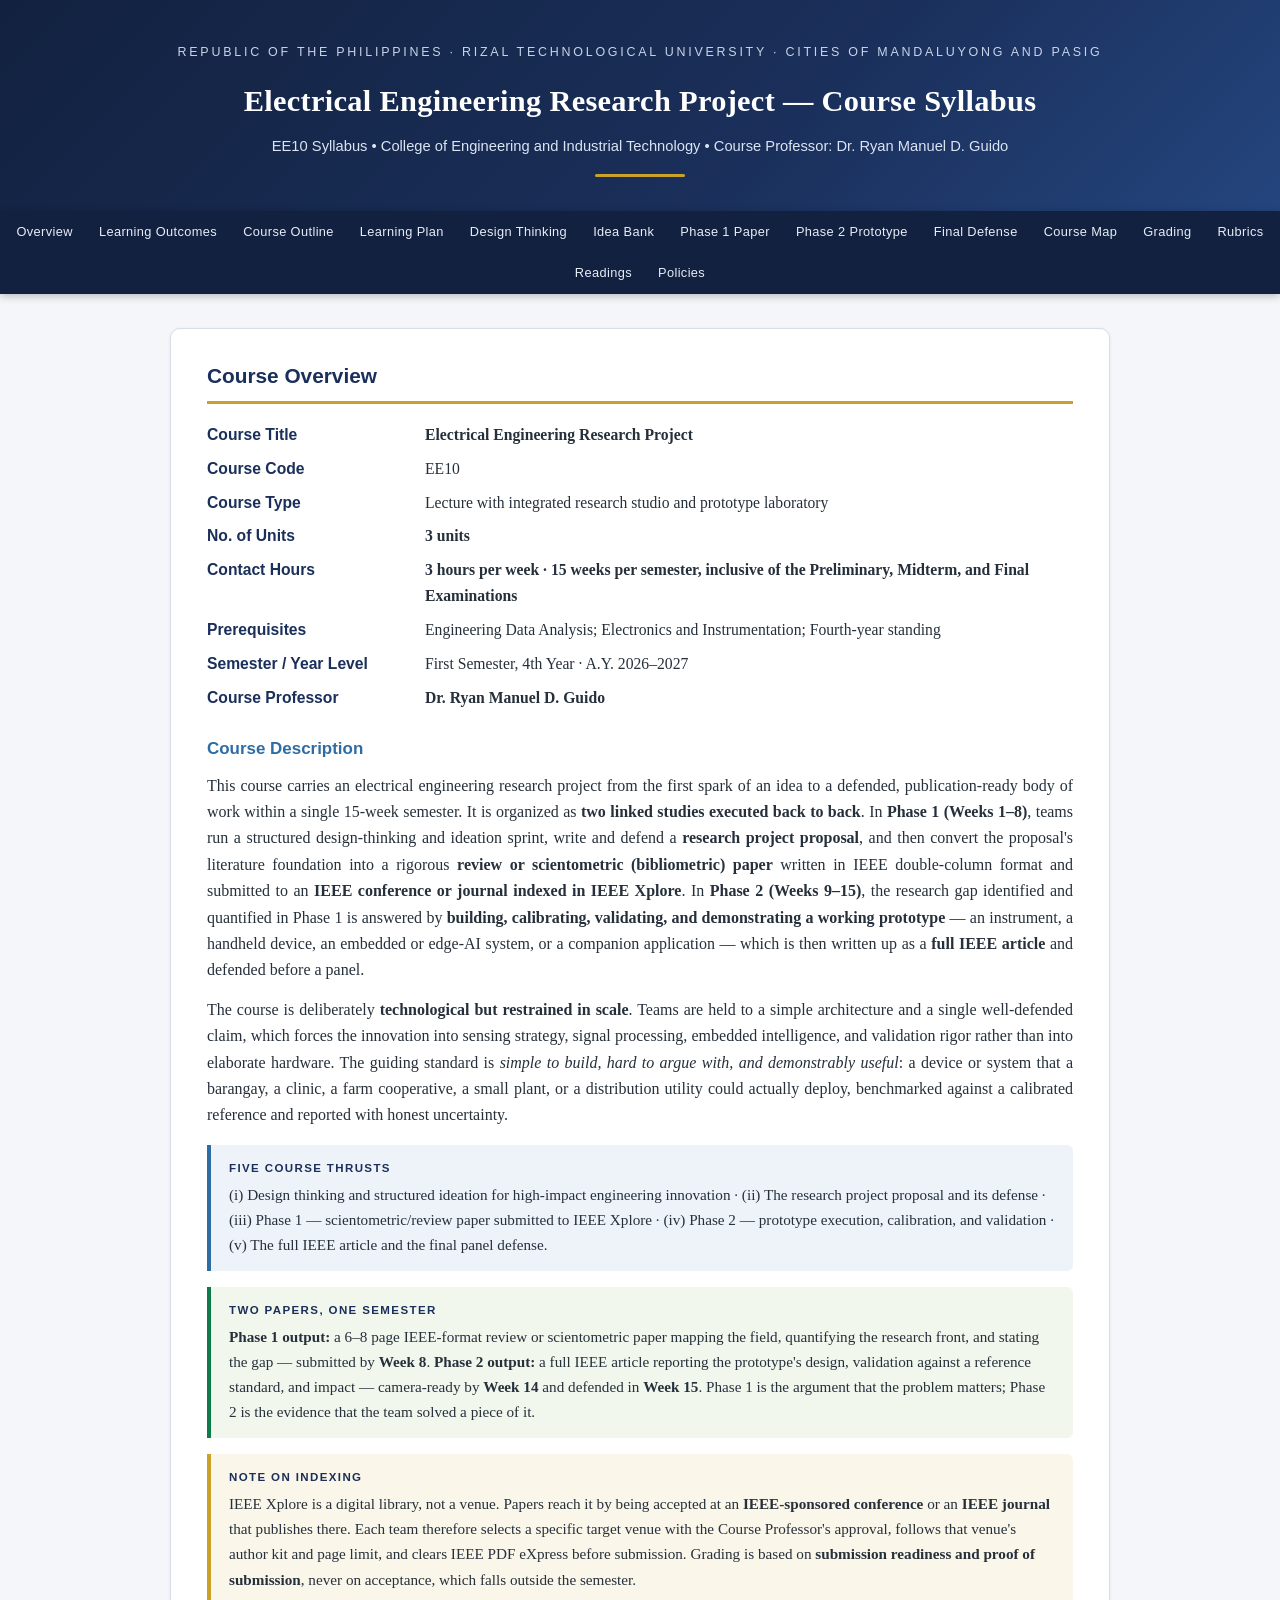
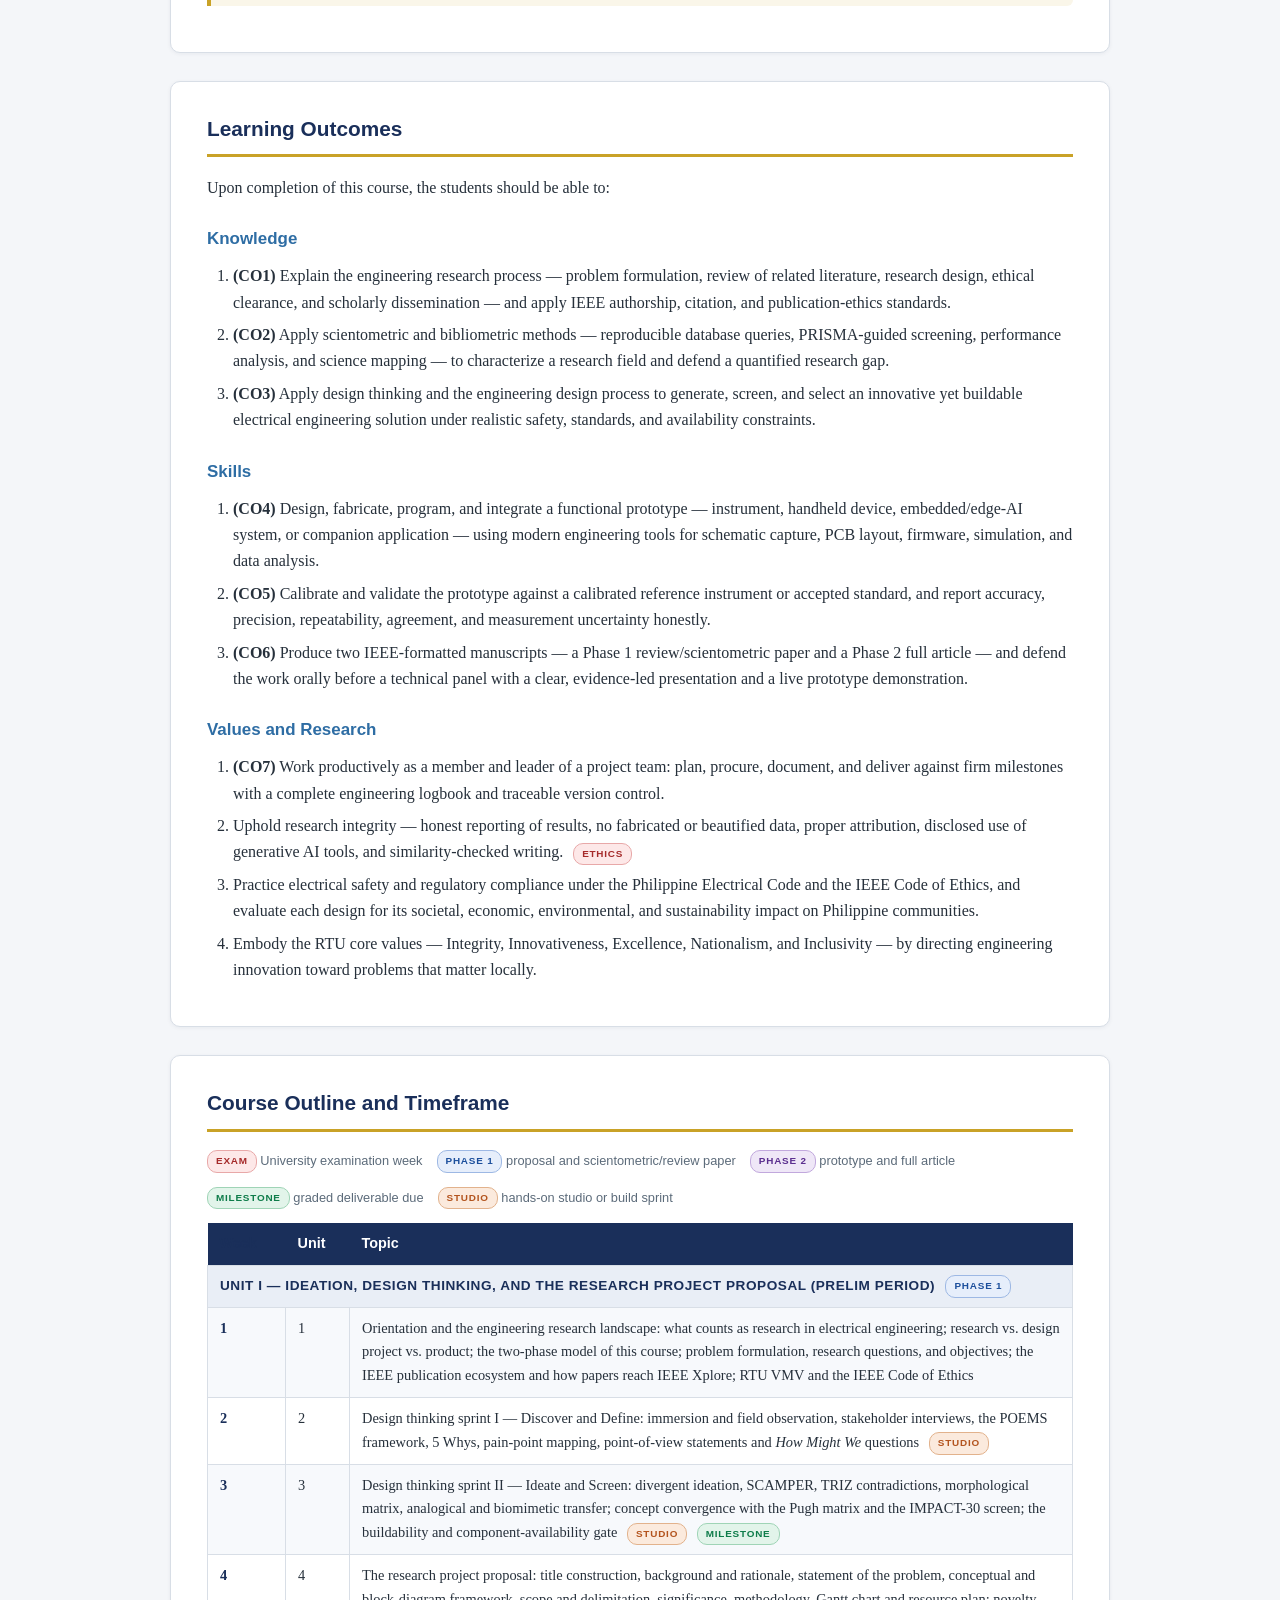
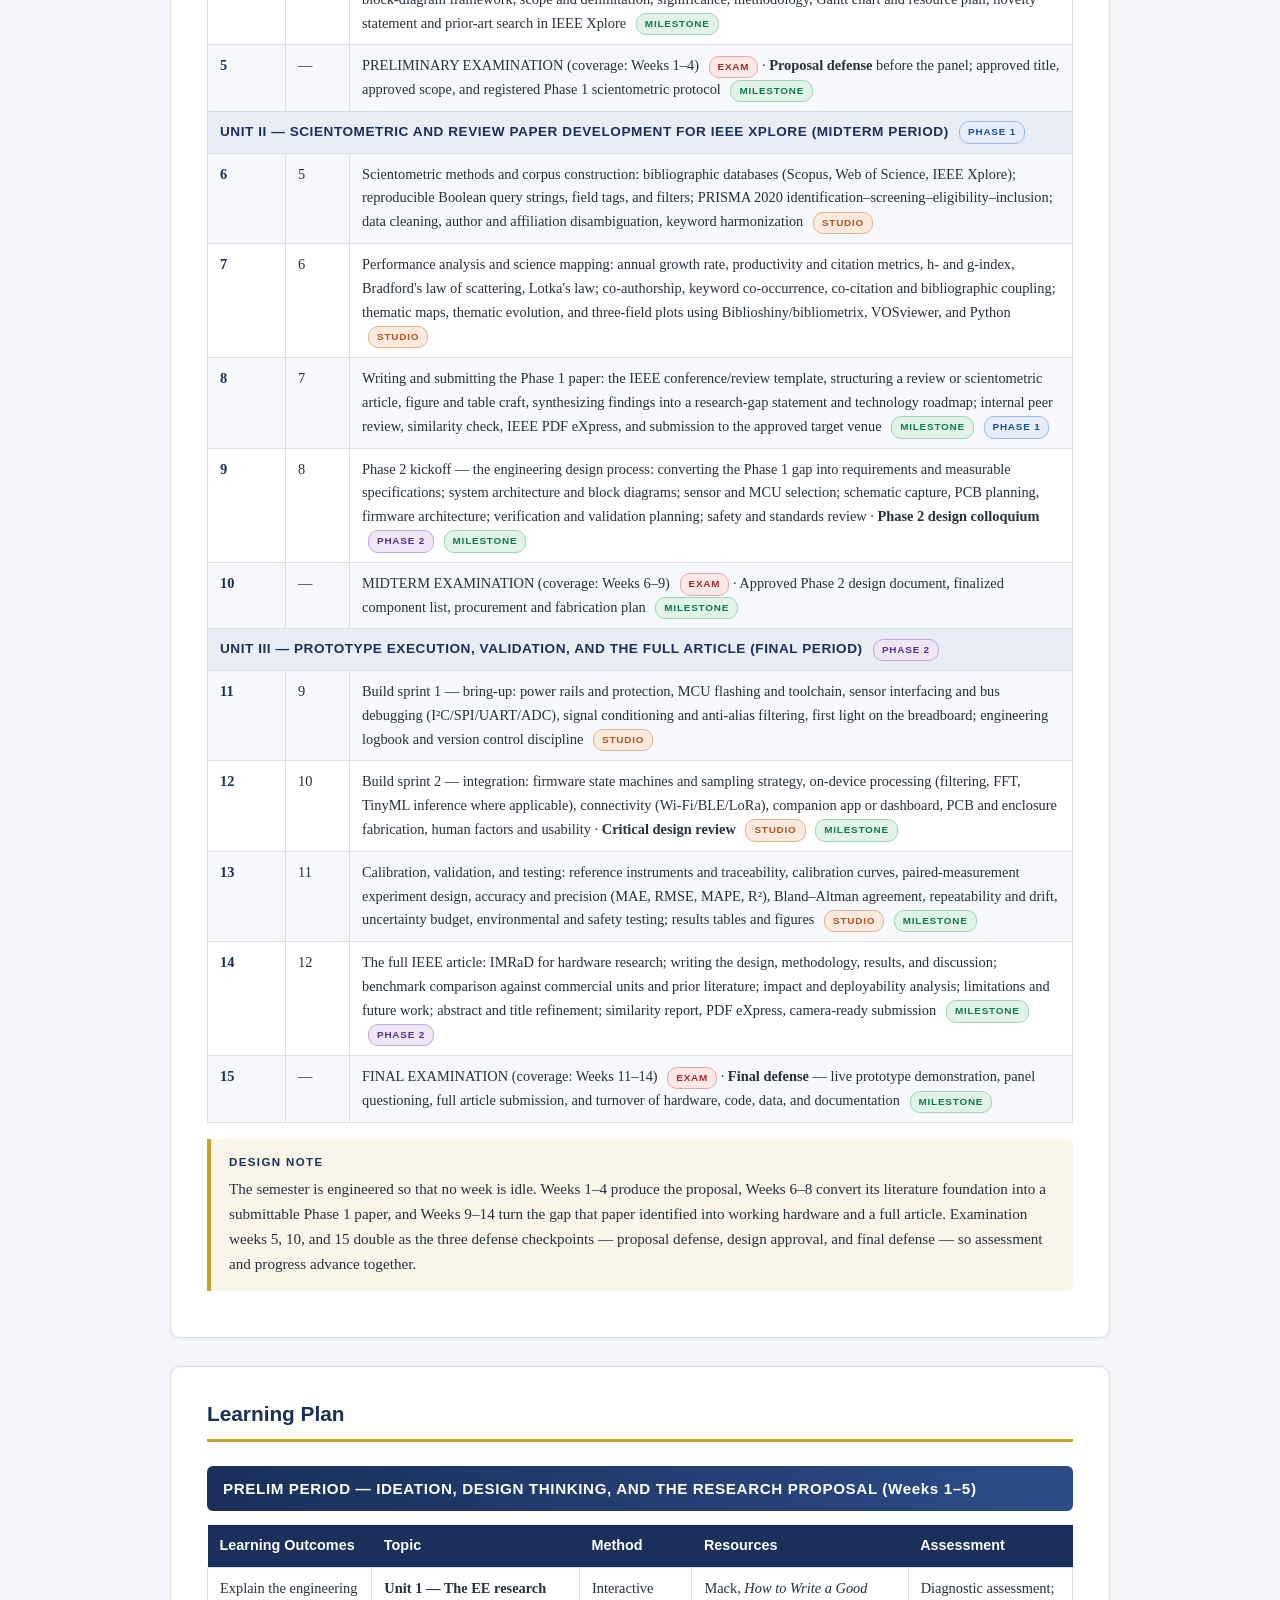
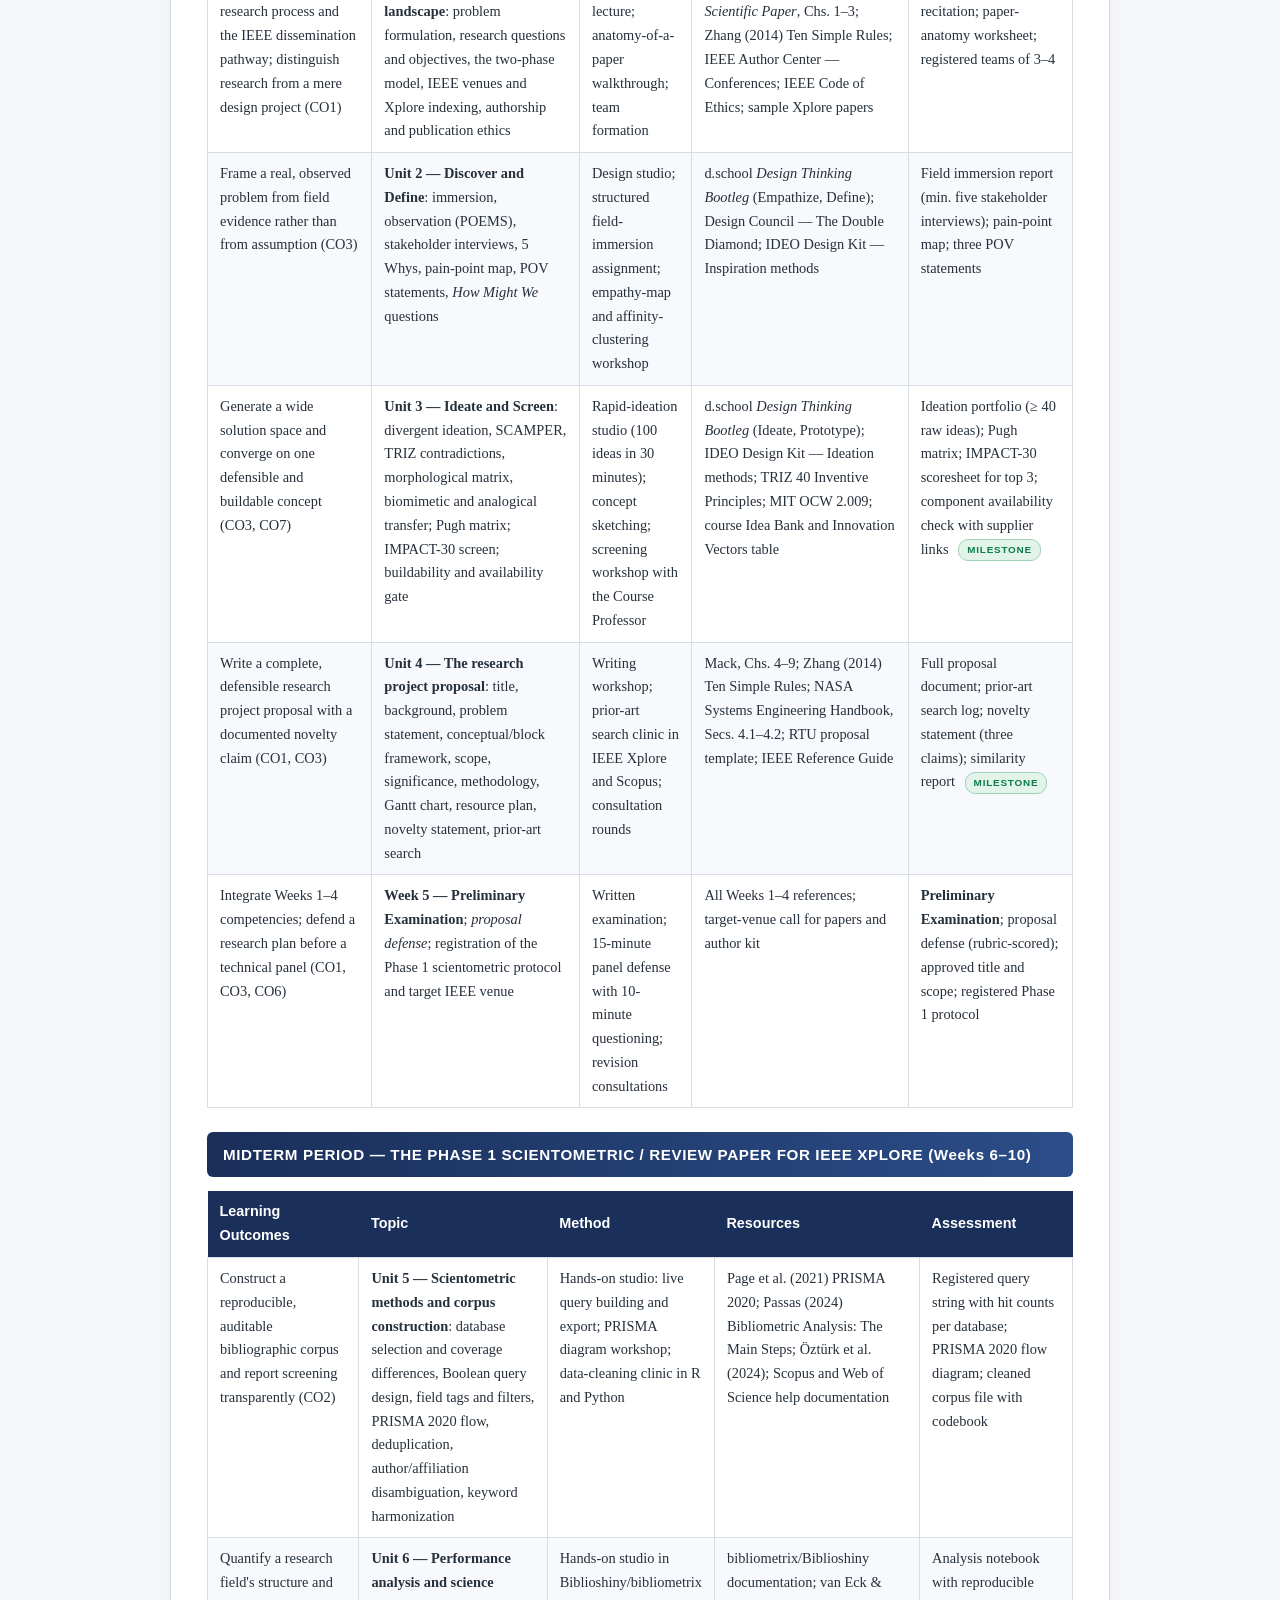
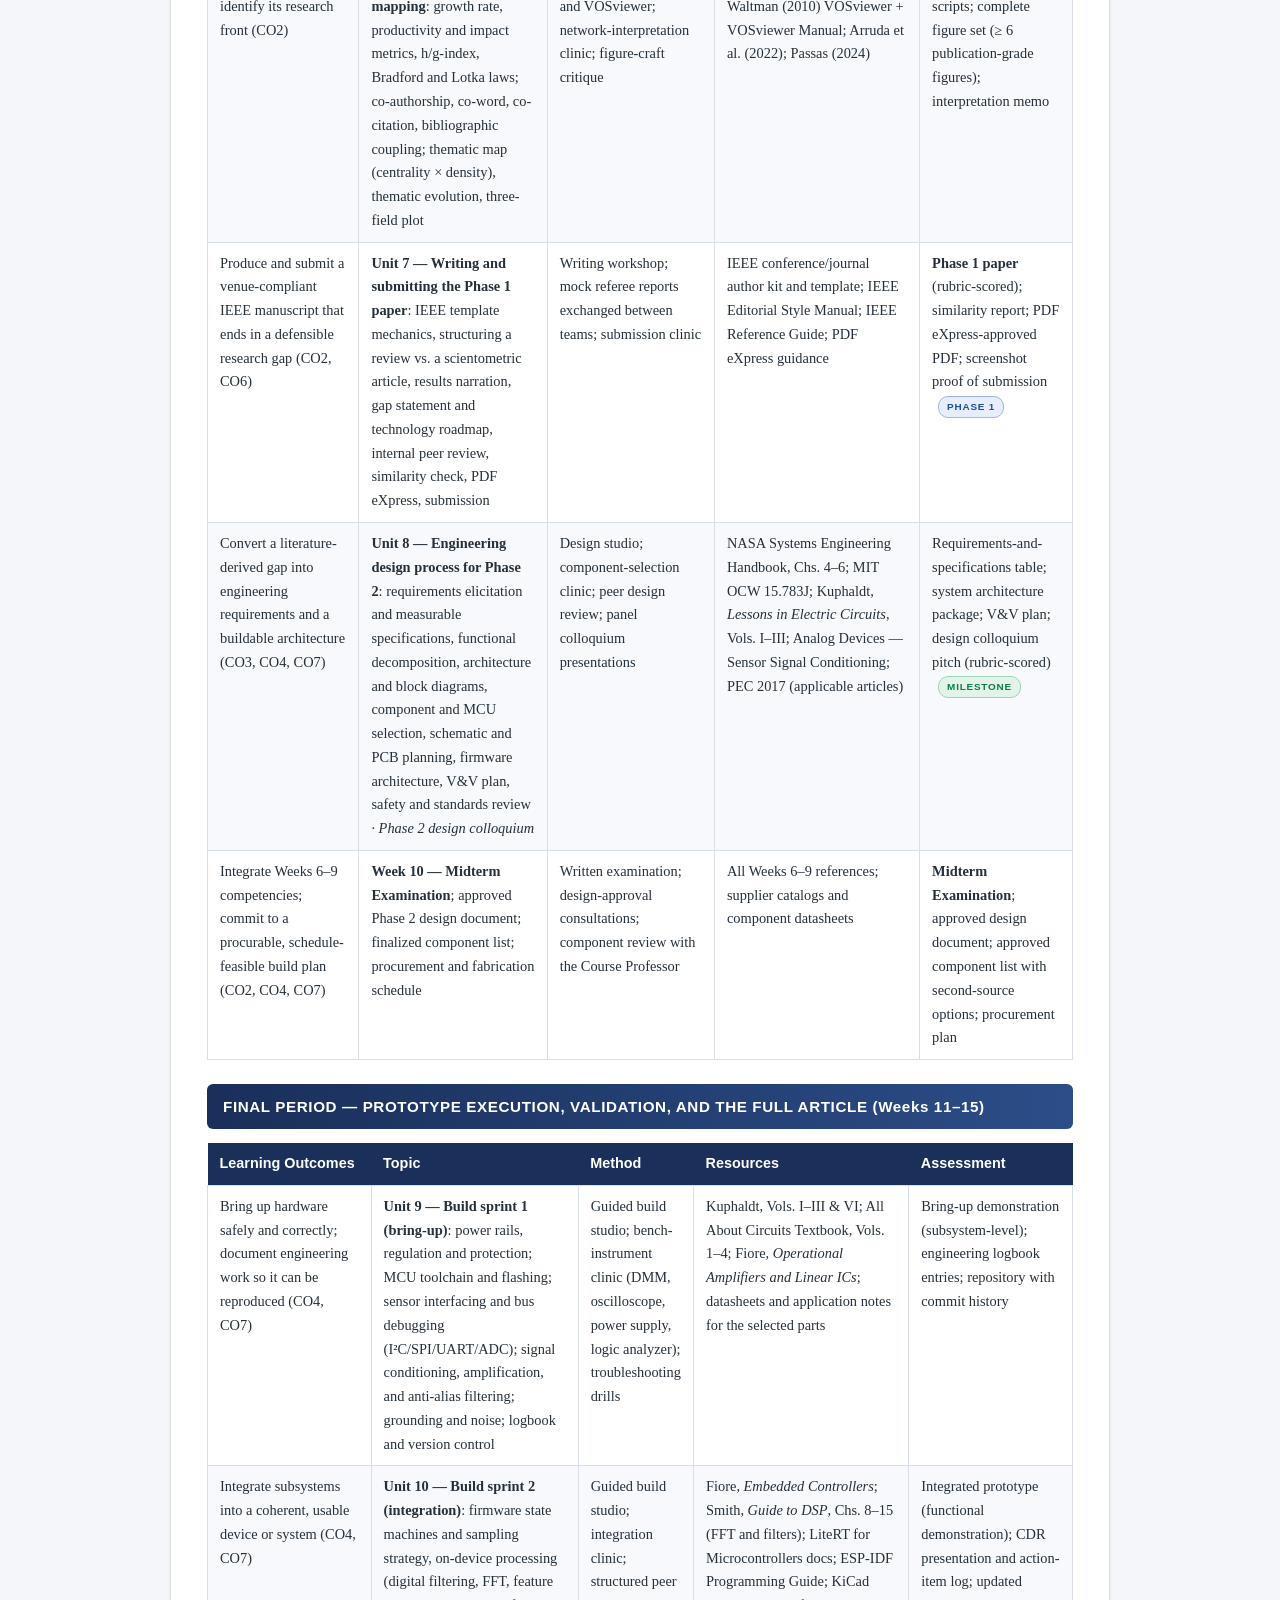
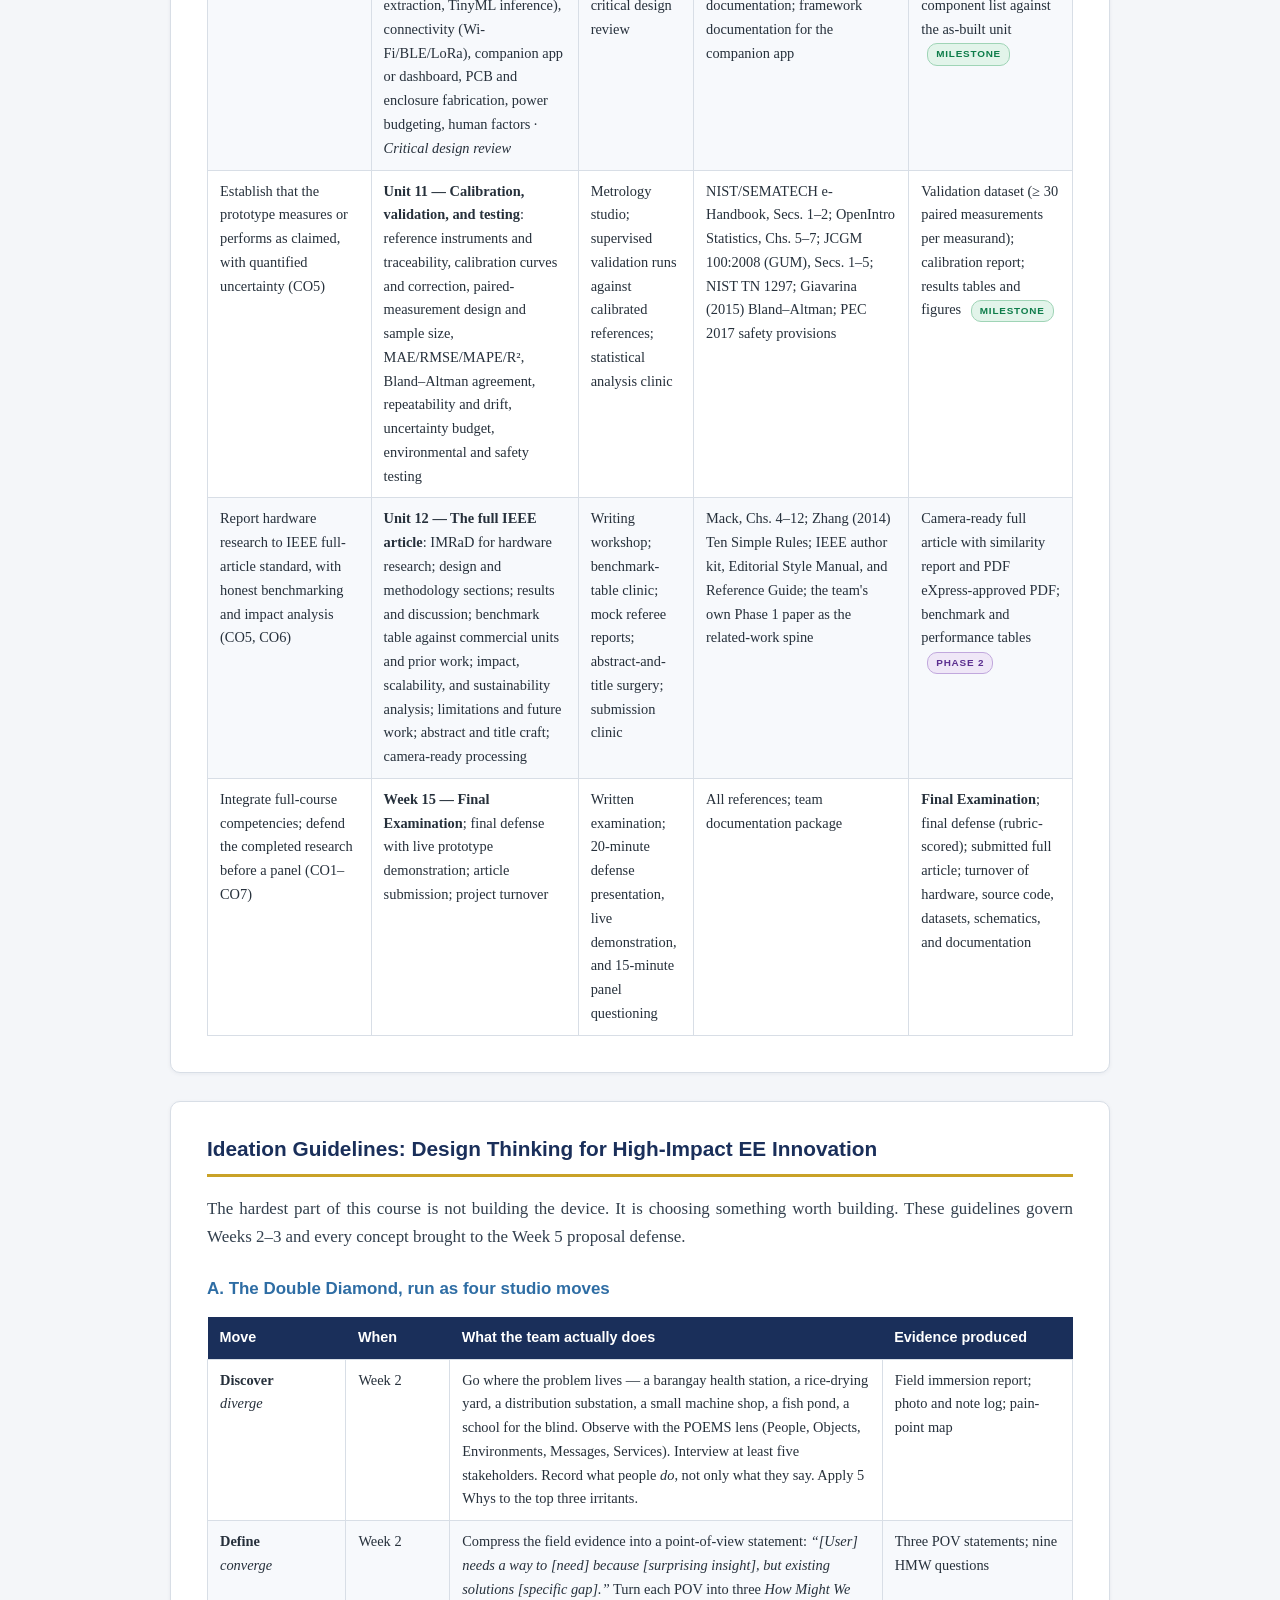
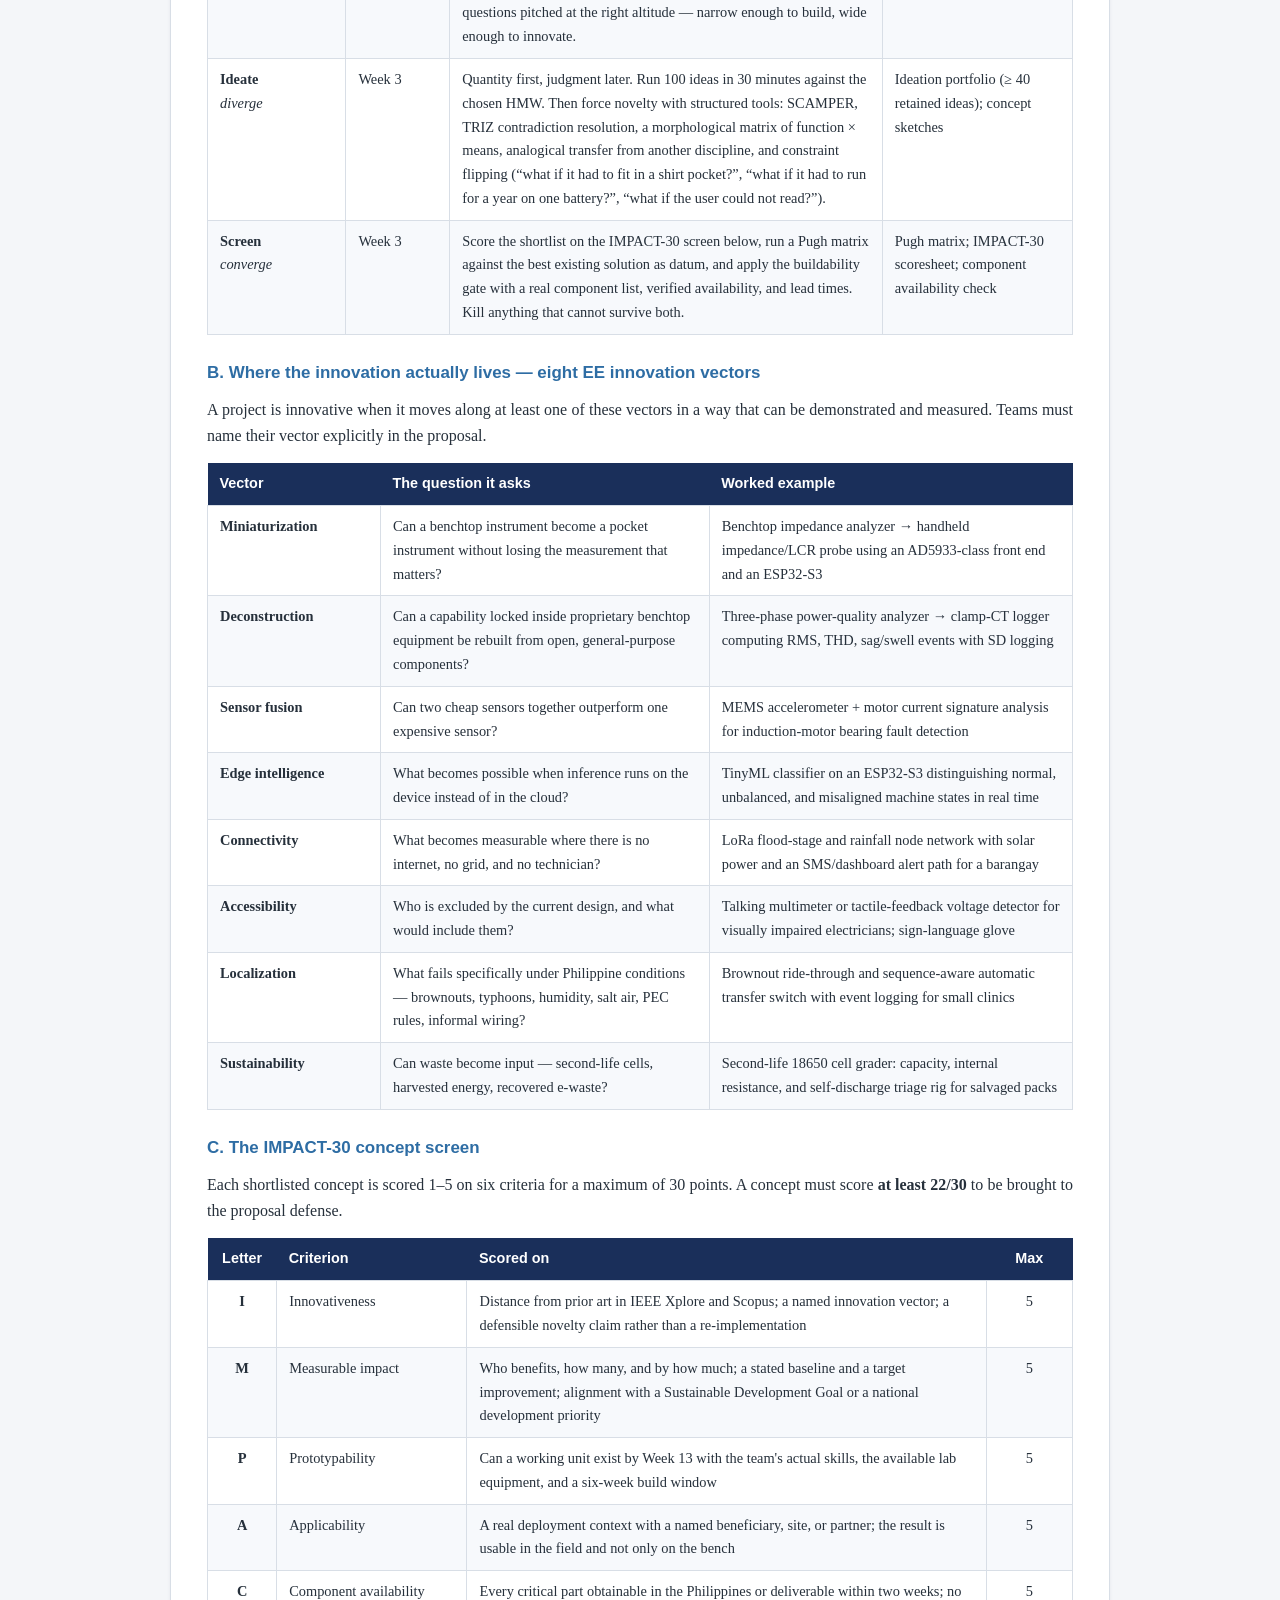
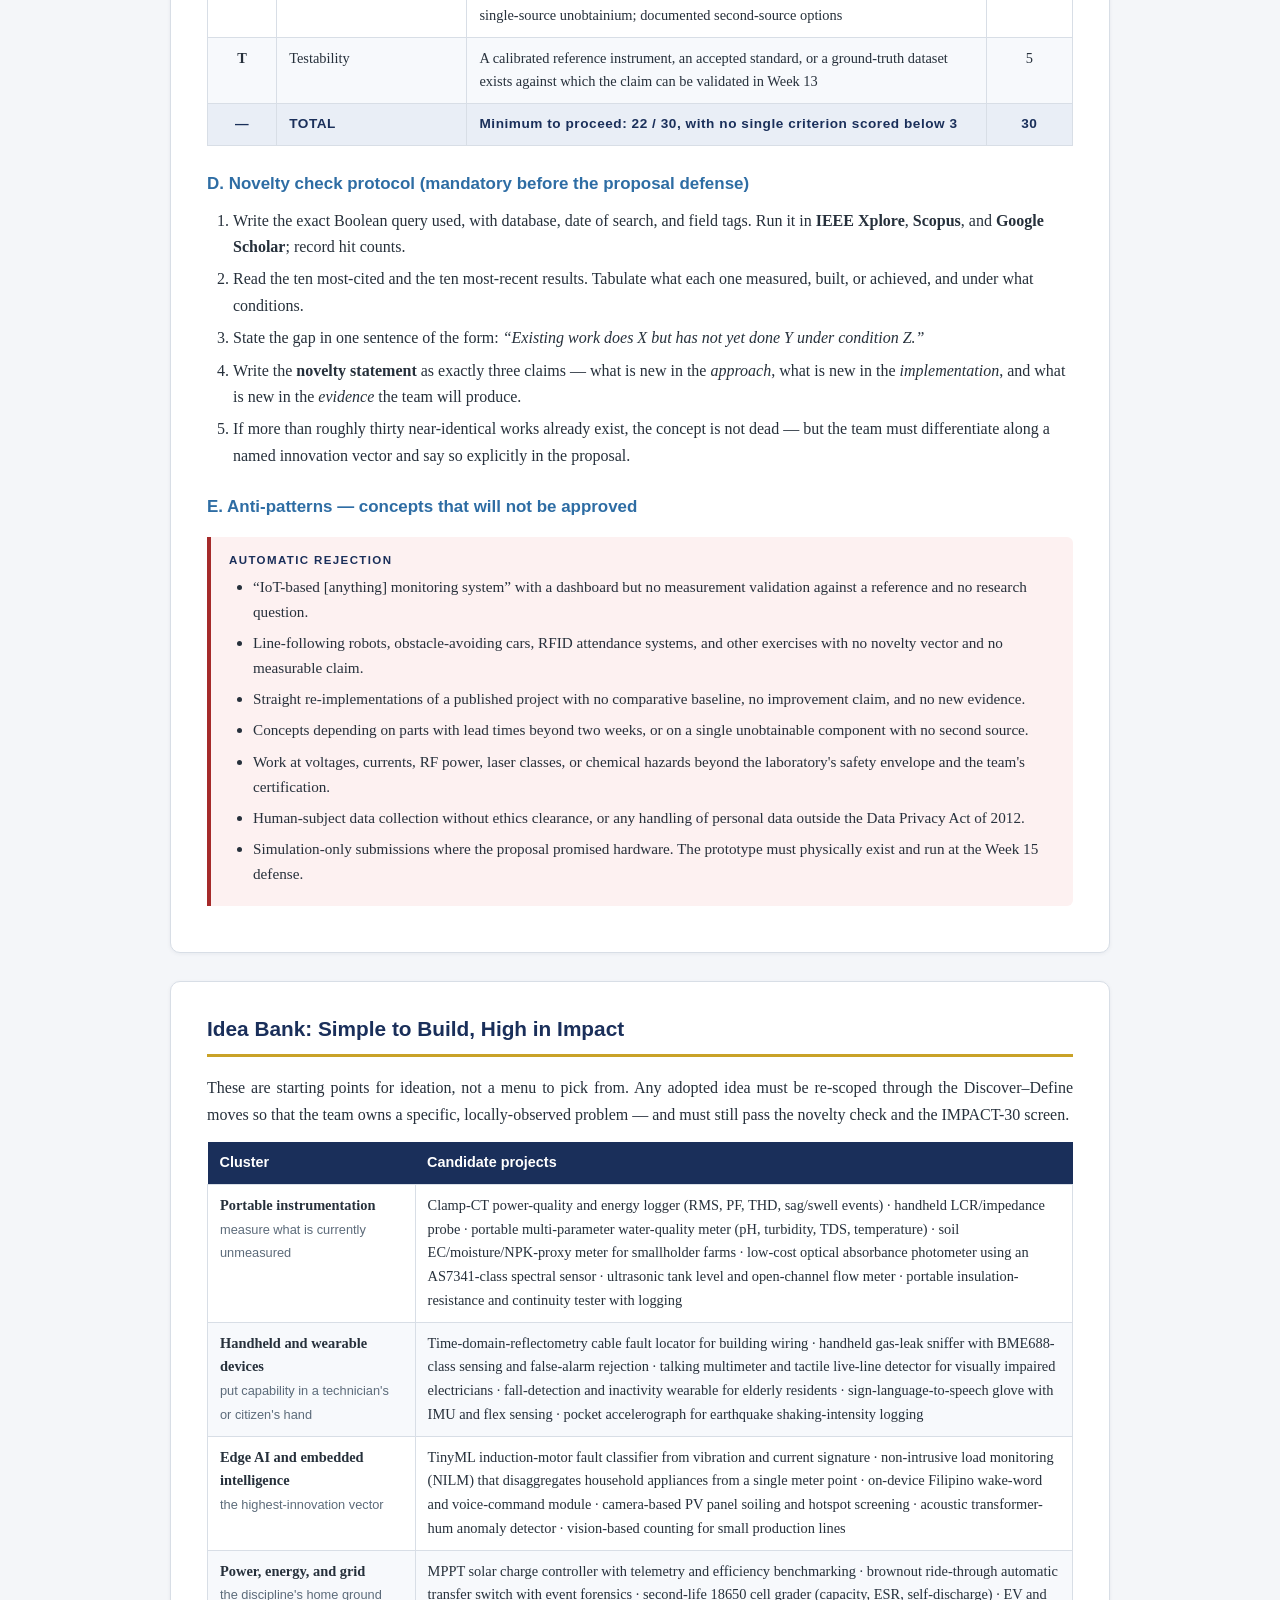
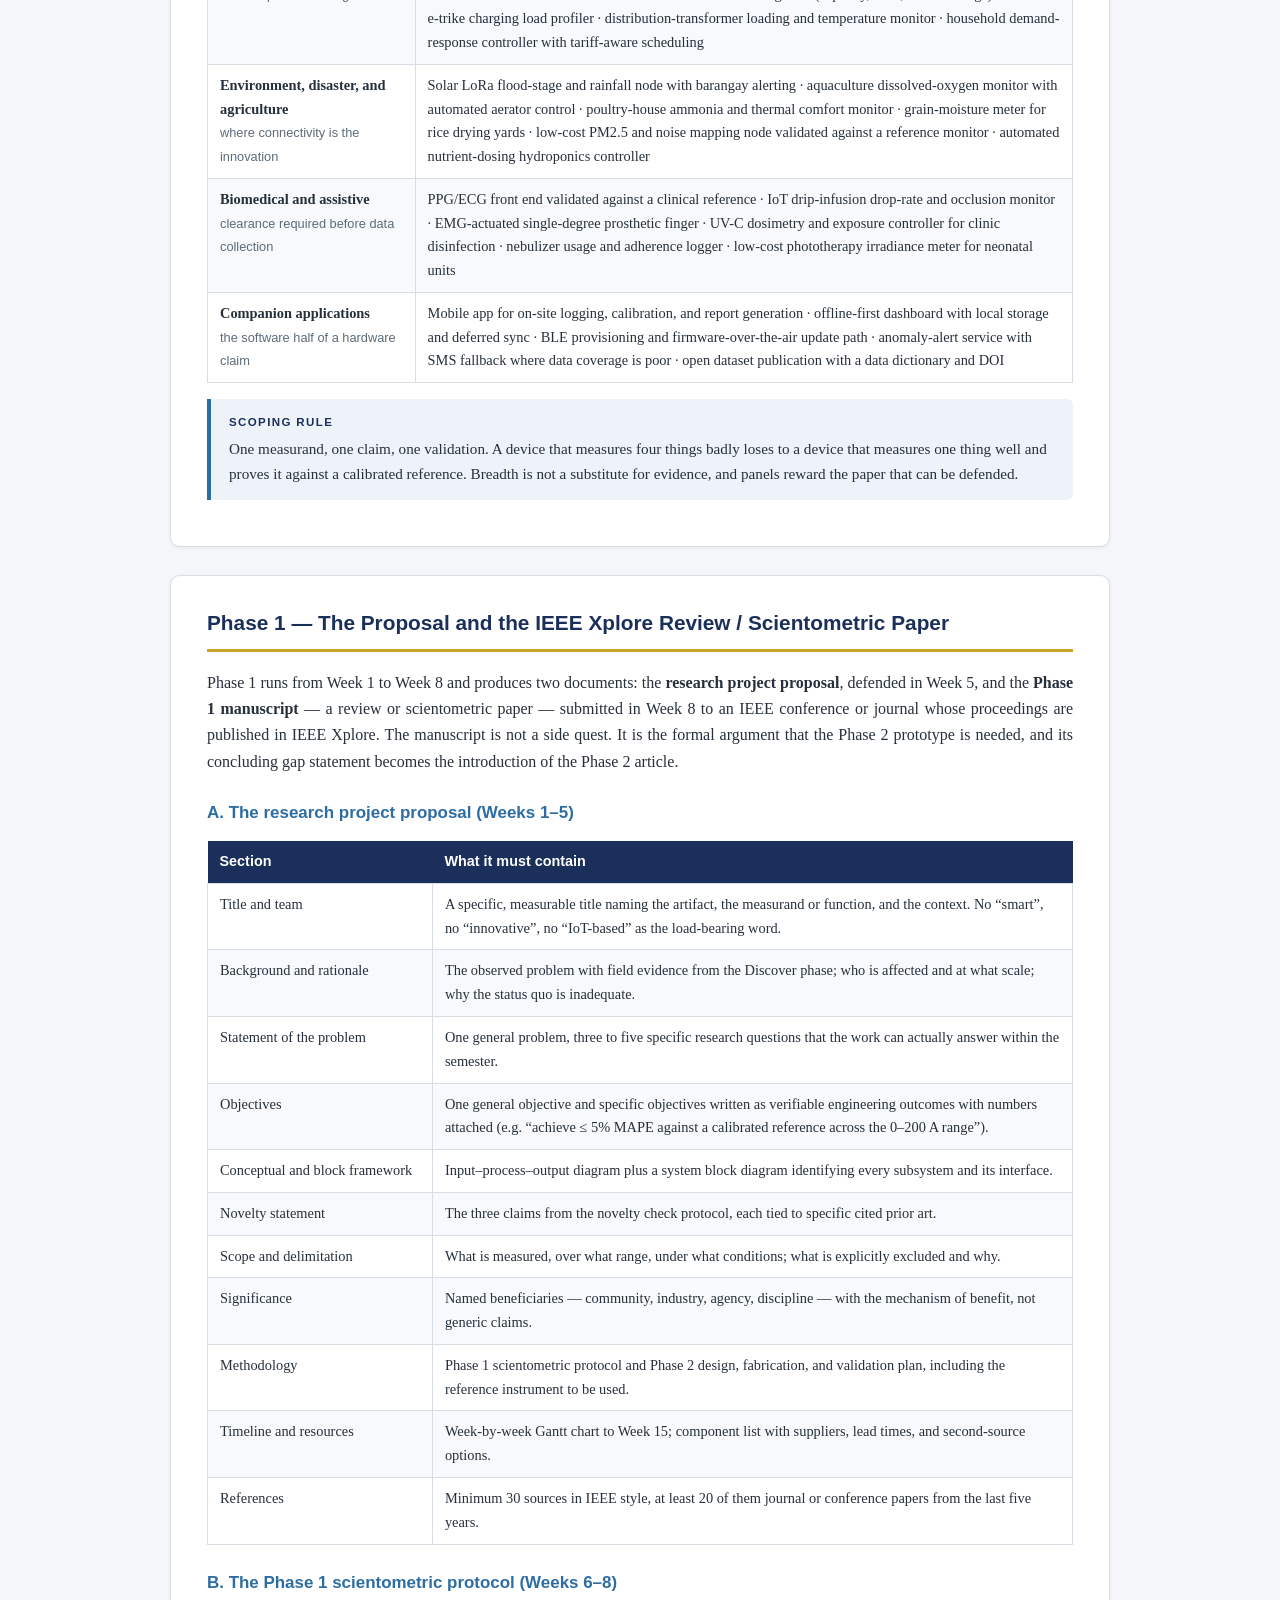
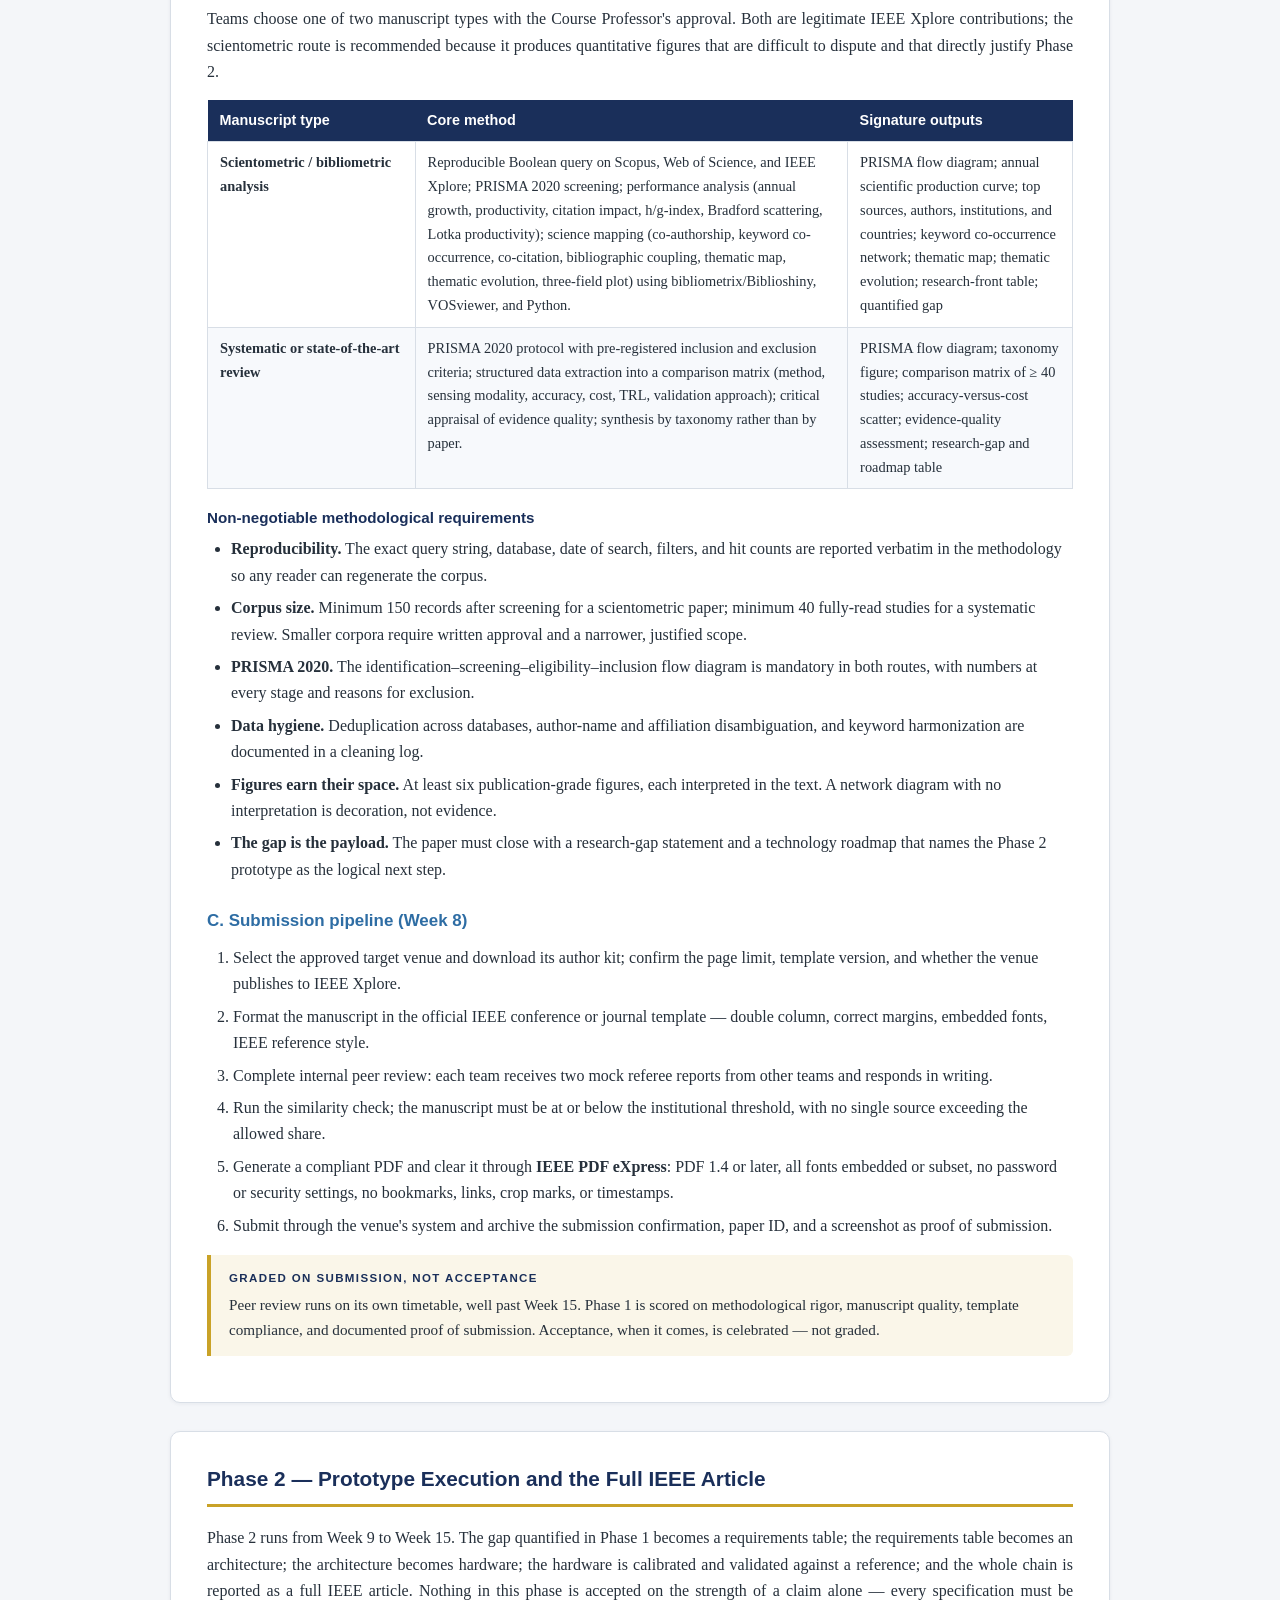
<file: syllabus.html>
<!DOCTYPE html>
<html lang="en">
<head>
<meta charset="UTF-8">
<meta name="viewport" content="width=device-width, initial-scale=1.0">
<title>Electrical Engineering Research Project — Course Syllabus | EE10</title>
<style>
  :root{
    --navy:#1a2f5a; --navy-dark:#12213f; --gold:#c9a227; --accent:#2e6da4;
    --new:#0e7c4a; --upd:#b3541e; --ink:#26303b; --muted:#5c6b7a;
    --line:#d8dee6; --bg:#f4f6f9; --card:#ffffff;
  }
  *{box-sizing:border-box;margin:0;padding:0;}
  html{scroll-behavior:smooth;}
  body{font-family:Georgia,'Times New Roman',serif;color:var(--ink);background:var(--bg);line-height:1.65;}
  .sans{font-family:'Segoe UI',Arial,Helvetica,sans-serif;}

  header.masthead{background:linear-gradient(135deg,var(--navy-dark),var(--navy) 60%,#24457e);color:#fff;padding:42px 24px 34px;text-align:center;}
  header.masthead .kicker{font-family:'Segoe UI',Arial,sans-serif;font-size:.78rem;letter-spacing:.22em;text-transform:uppercase;color:#c7d3e8;}
  header.masthead h1{font-size:1.9rem;margin:.45em auto .25em;max-width:900px;letter-spacing:.01em;}
  header.masthead .subtitle{font-family:'Segoe UI',Arial,sans-serif;color:#dbe4f3;font-size:.92rem;}
  header.masthead .rule{width:90px;height:3px;background:var(--gold);margin:16px auto 0;border-radius:2px;}

  nav{position:sticky;top:0;z-index:50;background:var(--navy-dark);box-shadow:0 2px 8px rgba(0,0,0,.25);}
  nav ul{display:flex;flex-wrap:wrap;justify-content:center;list-style:none;}
  nav a{display:block;padding:10px 13px;color:#e7edf7;text-decoration:none;font-family:'Segoe UI',Arial,sans-serif;font-size:.8rem;letter-spacing:.03em;}
  nav a:hover{background:var(--navy);color:var(--gold);}

  main{max-width:980px;margin:0 auto;padding:34px 20px 70px;}
  section{background:var(--card);border:1px solid var(--line);border-radius:10px;padding:30px 36px;margin-bottom:28px;box-shadow:0 1px 4px rgba(20,35,60,.06);scroll-margin-top:64px}
  h2{font-family:'Segoe UI',Arial,sans-serif;color:var(--navy);font-size:1.3rem;border-bottom:3px solid var(--gold);padding-bottom:8px;margin-bottom:18px;}
  h3{font-family:'Segoe UI',Arial,sans-serif;color:var(--accent);font-size:1.06rem;margin:24px 0 10px;}
  h4{font-family:'Segoe UI',Arial,sans-serif;color:var(--navy);font-size:.95rem;margin:16px 0 6px;}
  p{margin-bottom:13px;text-align:justify;}
  ul.plain{margin:0 0 13px 24px;}
  ul.plain li{margin-bottom:6px;}
  ol.plain{margin:0 0 13px 26px;}
  ol.plain li{margin-bottom:6px;}

  .lead{font-size:1.06rem;color:#33404e;}
  .callout{background:#eef3fa;border-left:4px solid var(--accent);padding:14px 18px;border-radius:0 6px 6px 0;margin:16px 0;font-size:.95rem;}
  .callout.gold{background:#faf6e9;border-left-color:var(--gold);}
  .callout.green{background:#f2f7ee;border-left-color:var(--new);}
  .callout.red{background:#fdf1f1;border-left-color:#a52a2a;}
  .callout .label{display:block;font-family:'Segoe UI',Arial,sans-serif;font-weight:700;font-size:.72rem;letter-spacing:.12em;text-transform:uppercase;color:var(--navy);margin-bottom:4px;}

  .info-grid{display:grid;grid-template-columns:200px 1fr;gap:8px 18px;font-size:.98rem;}
  .info-grid dt{font-family:'Segoe UI',Arial,sans-serif;font-weight:600;color:var(--navy);}
  .info-grid dd{margin:0;}

  .badge{display:inline-block;font-family:'Segoe UI',Arial,sans-serif;font-size:.62rem;font-weight:700;letter-spacing:.08em;padding:2px 8px;border-radius:10px;vertical-align:middle;text-transform:uppercase;margin-left:6px;}
  .badge.new{background:#e2f4ea;color:var(--new);border:1px solid #9fd4b6;}
  .badge.updated{background:#fbeadd;color:var(--upd);border:1px solid #e2b28c;}
  .badge.mandated{background:#fde8e8;color:#a52a2a;border:1px solid #e8a8a8;}
  .badge.p1{background:#e6eefb;color:#1c4f9c;border:1px solid #9db8e4;}
  .badge.p2{background:#efe7f7;color:#5b2f8f;border:1px solid #c1a8dd;}

  table{width:100%;border-collapse:collapse;font-size:.9rem;margin:14px 0 6px;}
  th{background:var(--navy);color:#fff;font-family:'Segoe UI',Arial,sans-serif;font-weight:600;padding:9px 12px;text-align:left;}
  td{border:1px solid var(--line);padding:9px 12px;vertical-align:top;background:#fff;}
  tr:nth-child(even) td{background:#f7f9fc;}
  .unit-row td{background:#e9eef6 !important;color:var(--navy);font-family:'Segoe UI',Arial,sans-serif;font-weight:700;letter-spacing:.04em;font-size:.85rem;}
  .week-col{width:78px;white-space:nowrap;font-weight:600;color:var(--navy);}
  .period-banner{background:linear-gradient(90deg,var(--navy),#2c4d88);color:#fff;font-family:'Segoe UI',Arial,sans-serif;font-weight:600;padding:10px 16px;border-radius:6px;margin:24px 0 4px;letter-spacing:.04em;font-size:.95rem;}

  .legend{display:flex;gap:14px;flex-wrap:wrap;margin:10px 0 4px;font-family:'Segoe UI',Arial,sans-serif;font-size:.8rem;color:var(--muted);align-items:center;}

  .timeline{list-style:none;margin:14px 0;padding-left:0;}
  .timeline li{position:relative;padding:0 0 14px 26px;border-left:2px solid #c6d2e4;margin-left:8px;}
  .timeline li:last-child{border-left:2px solid transparent;}
  .timeline li::before{content:"";position:absolute;left:-7px;top:4px;width:12px;height:12px;border-radius:50%;background:var(--gold);border:2px solid var(--navy);}
  .timeline .when{font-family:'Segoe UI',Arial,sans-serif;font-weight:700;color:var(--navy);font-size:.85rem;display:block;}

  .num{text-align:right;white-space:nowrap;}
  .ctr{text-align:center;}
  main a{color:var(--accent);text-decoration:none;border-bottom:1px solid rgba(46,109,164,.4);}
  main a:hover{color:var(--navy-dark);background:#eef3fa;border-bottom-color:var(--navy);}
  .badge.free{background:#e2f4ea;color:var(--new);border:1px solid #9fd4b6;}
  .badge.lib{background:#eef0f4;color:var(--muted);border:1px solid #c4ccd8;}

  footer{background:var(--navy-dark);color:#b9c6da;text-align:center;padding:24px 16px;font-family:'Segoe UI',Arial,sans-serif;font-size:.8rem;}
  @media (max-width:700px){.info-grid{grid-template-columns:1fr;} section{padding:20px 16px;} table{font-size:.8rem;} th,td{padding:6px 8px;}}
  @media print{nav{display:none;} body{background:#fff;} section{box-shadow:none;border:none;page-break-inside:avoid;} header.masthead{-webkit-print-color-adjust:exact;print-color-adjust:exact;}}
  @media print{main a{color:var(--ink);border-bottom:none;} main a[href^="http"]::after{content:" [" attr(href) "]";font-family:'Segoe UI',Arial,sans-serif;font-size:.62rem;color:#5c6b7a;word-break:break-all;}}
</style>
</head>
<body>

<header class="masthead">
  <div class="kicker">Republic of the Philippines · Rizal Technological University · Cities of Mandaluyong and Pasig</div>
  <h1>Electrical Engineering Research Project — Course Syllabus</h1>
  <div class="subtitle">EE10 Syllabus • College of Engineering and Industrial Technology • Course Professor: Dr. Ryan Manuel D. Guido</div>
  <div class="rule"></div>
</header>

<nav class="sans">
  <ul>
    <li><a href="#overview">Overview</a></li>
    <li><a href="#outcomes">Learning Outcomes</a></li>
    <li><a href="#outline">Course Outline</a></li>
    <li><a href="#plan">Learning Plan</a></li>
    <li><a href="#ideation">Design Thinking</a></li>
    <li><a href="#ideabank">Idea Bank</a></li>
    <li><a href="#phase1">Phase 1 Paper</a></li>
    <li><a href="#phase2">Phase 2 Prototype</a></li>
    <li><a href="#defense">Final Defense</a></li>
    <li><a href="#map">Course Map</a></li>
    <li><a href="#grading">Grading</a></li>
    <li><a href="#rubrics">Rubrics</a></li>
    <li><a href="#readings">Readings</a></li>
    <li><a href="#policies">Policies</a></li>
  </ul>
</nav>

<main>

<!-- ============ OVERVIEW ============ -->
<section id="overview">
  <h2>Course Overview</h2>
  <dl class="info-grid">
    <dt>Course Title</dt><dd><strong>Electrical Engineering Research Project</strong></dd>
    <dt>Course Code</dt><dd>EE10</dd>
    <dt>Course Type</dt><dd>Lecture with integrated research studio and prototype laboratory</dd>
    <dt>No. of Units</dt><dd><strong>3 units</strong></dd>
    <dt>Contact Hours</dt><dd><strong>3 hours per week · 15 weeks per semester, inclusive of the Preliminary, Midterm, and Final Examinations</strong></dd>
    <dt>Prerequisites</dt><dd>Engineering Data Analysis; Electronics and Instrumentation; Fourth-year standing</dd>
    <dt>Semester / Year Level</dt><dd>First Semester, 4th Year · A.Y. 2026–2027</dd>
    <dt>Course Professor</dt><dd><strong>Dr. Ryan Manuel D. Guido</strong></dd>
  </dl>

  <h3>Course Description</h3>
  <p>This course carries an electrical engineering research project from the first spark of an idea to a defended, publication-ready body of work within a single 15-week semester. It is organized as <strong>two linked studies executed back to back</strong>. In <strong>Phase 1 (Weeks 1–8)</strong>, teams run a structured design-thinking and ideation sprint, write and defend a <strong>research project proposal</strong>, and then convert the proposal's literature foundation into a rigorous <strong>review or scientometric (bibliometric) paper</strong> written in IEEE double-column format and submitted to an <strong>IEEE conference or journal indexed in IEEE Xplore</strong>. In <strong>Phase 2 (Weeks 9–15)</strong>, the research gap identified and quantified in Phase 1 is answered by <strong>building, calibrating, validating, and demonstrating a working prototype</strong> — an instrument, a handheld device, an embedded or edge-AI system, or a companion application — which is then written up as a <strong>full IEEE article</strong> and defended before a panel.</p>
  <p>The course is deliberately <strong>technological but restrained in scale</strong>. Teams are held to a simple architecture and a single well-defended claim, which forces the innovation into sensing strategy, signal processing, embedded intelligence, and validation rigor rather than into elaborate hardware. The guiding standard is <em>simple to build, hard to argue with, and demonstrably useful</em>: a device or system that a barangay, a clinic, a farm cooperative, a small plant, or a distribution utility could actually deploy, benchmarked against a calibrated reference and reported with honest uncertainty.</p>
  <div class="callout"><span class="label">Five Course Thrusts</span>(i) Design thinking and structured ideation for high-impact engineering innovation · (ii) The research project proposal and its defense · (iii) Phase 1 — scientometric/review paper submitted to IEEE Xplore · (iv) Phase 2 — prototype execution, calibration, and validation · (v) The full IEEE article and the final panel defense.</div>
  <div class="callout green"><span class="label">Two Papers, One Semester</span><strong>Phase 1 output:</strong> a 6–8 page IEEE-format review or scientometric paper mapping the field, quantifying the research front, and stating the gap — submitted by <strong>Week 8</strong>. <strong>Phase 2 output:</strong> a full IEEE article reporting the prototype's design, validation against a reference standard, and impact — camera-ready by <strong>Week 14</strong> and defended in <strong>Week 15</strong>. Phase 1 is the argument that the problem matters; Phase 2 is the evidence that the team solved a piece of it.</div>
  <div class="callout gold"><span class="label">Note on Indexing</span>IEEE Xplore is a digital library, not a venue. Papers reach it by being accepted at an <strong>IEEE-sponsored conference</strong> or an <strong>IEEE journal</strong> that publishes there. Each team therefore selects a specific target venue with the Course Professor's approval, follows that venue's author kit and page limit, and clears IEEE PDF eXpress before submission. Grading is based on <strong>submission readiness and proof of submission</strong>, never on acceptance, which falls outside the semester.</div>
</section>

<!-- ============ OUTCOMES ============ -->
<section id="outcomes">
  <h2>Learning Outcomes</h2>
  <p>Upon completion of this course, the students should be able to:</p>

  <h3>Knowledge</h3>
  <ol class="plain">
    <li><strong>(CO1)</strong> Explain the engineering research process — problem formulation, review of related literature, research design, ethical clearance, and scholarly dissemination — and apply IEEE authorship, citation, and publication-ethics standards.</li>
    <li><strong>(CO2)</strong> Apply scientometric and bibliometric methods — reproducible database queries, PRISMA-guided screening, performance analysis, and science mapping — to characterize a research field and defend a quantified research gap.</li>
    <li><strong>(CO3)</strong> Apply design thinking and the engineering design process to generate, screen, and select an innovative yet buildable electrical engineering solution under realistic safety, standards, and availability constraints.</li>
  </ol>

  <h3>Skills</h3>
  <ol class="plain">
    <li><strong>(CO4)</strong> Design, fabricate, program, and integrate a functional prototype — instrument, handheld device, embedded/edge-AI system, or companion application — using modern engineering tools for schematic capture, PCB layout, firmware, simulation, and data analysis.</li>
    <li><strong>(CO5)</strong> Calibrate and validate the prototype against a calibrated reference instrument or accepted standard, and report accuracy, precision, repeatability, agreement, and measurement uncertainty honestly.</li>
    <li><strong>(CO6)</strong> Produce two IEEE-formatted manuscripts — a Phase 1 review/scientometric paper and a Phase 2 full article — and defend the work orally before a technical panel with a clear, evidence-led presentation and a live prototype demonstration.</li>
  </ol>

  <h3>Values and Research</h3>
  <ol class="plain">
    <li><strong>(CO7)</strong> Work productively as a member and leader of a project team: plan, procure, document, and deliver against firm milestones with a complete engineering logbook and traceable version control.</li>
    <li>Uphold research integrity — honest reporting of results, no fabricated or beautified data, proper attribution, disclosed use of generative AI tools, and similarity-checked writing. <span class="badge mandated">Ethics</span></li>
    <li>Practice electrical safety and regulatory compliance under the Philippine Electrical Code and the IEEE Code of Ethics, and evaluate each design for its societal, economic, environmental, and sustainability impact on Philippine communities.</li>
    <li>Embody the RTU core values — Integrity, Innovativeness, Excellence, Nationalism, and Inclusivity — by directing engineering innovation toward problems that matter locally.</li>
  </ol>
</section>

<!-- ============ OUTLINE ============ -->
<section id="outline">
  <h2>Course Outline and Timeframe</h2>
  <div class="legend">
    <span><span class="badge mandated" style="margin-left:0">Exam</span> University examination week</span>
    <span><span class="badge p1" style="margin-left:0">Phase 1</span> proposal and scientometric/review paper</span>
    <span><span class="badge p2" style="margin-left:0">Phase 2</span> prototype and full article</span>
    <span><span class="badge new" style="margin-left:0">Milestone</span> graded deliverable due</span>
    <span><span class="badge updated" style="margin-left:0">Studio</span> hands-on studio or build sprint</span>
  </div>
  <table>
    <thead><tr><th class="week-col">Week</th><th style="width:64px">Unit</th><th>Topic</th></tr></thead>
    <tbody>
      <tr class="unit-row"><td colspan="3">UNIT I — IDEATION, DESIGN THINKING, AND THE RESEARCH PROJECT PROPOSAL (PRELIM PERIOD) <span class="badge p1">Phase 1</span></td></tr>
      <tr><td class="week-col">1</td><td>1</td><td>Orientation and the engineering research landscape: what counts as research in electrical engineering; research vs. design project vs. product; the two-phase model of this course; problem formulation, research questions, and objectives; the IEEE publication ecosystem and how papers reach IEEE Xplore; RTU VMV and the IEEE Code of Ethics</td></tr>
      <tr><td class="week-col">2</td><td>2</td><td>Design thinking sprint I — Discover and Define: immersion and field observation, stakeholder interviews, the POEMS framework, 5 Whys, pain-point mapping, point-of-view statements and <em>How Might We</em> questions <span class="badge updated">Studio</span></td></tr>
      <tr><td class="week-col">3</td><td>3</td><td>Design thinking sprint II — Ideate and Screen: divergent ideation, SCAMPER, TRIZ contradictions, morphological matrix, analogical and biomimetic transfer; concept convergence with the Pugh matrix and the IMPACT-30 screen; the buildability and component-availability gate <span class="badge updated">Studio</span> <span class="badge new">Milestone</span></td></tr>
      <tr><td class="week-col">4</td><td>4</td><td>The research project proposal: title construction, background and rationale, statement of the problem, conceptual and block-diagram framework, scope and delimitation, significance, methodology, Gantt chart and resource plan; novelty statement and prior-art search in IEEE Xplore <span class="badge new">Milestone</span></td></tr>
      <tr><td class="week-col">5</td><td>—</td><td>PRELIMINARY EXAMINATION (coverage: Weeks 1–4) <span class="badge mandated">Exam</span> · <strong>Proposal defense</strong> before the panel; approved title, approved scope, and registered Phase 1 scientometric protocol <span class="badge new">Milestone</span></td></tr>

      <tr class="unit-row"><td colspan="3">UNIT II — SCIENTOMETRIC AND REVIEW PAPER DEVELOPMENT FOR IEEE XPLORE (MIDTERM PERIOD) <span class="badge p1">Phase 1</span></td></tr>
      <tr><td class="week-col">6</td><td>5</td><td>Scientometric methods and corpus construction: bibliographic databases (Scopus, Web of Science, IEEE Xplore); reproducible Boolean query strings, field tags, and filters; PRISMA 2020 identification–screening–eligibility–inclusion; data cleaning, author and affiliation disambiguation, keyword harmonization <span class="badge updated">Studio</span></td></tr>
      <tr><td class="week-col">7</td><td>6</td><td>Performance analysis and science mapping: annual growth rate, productivity and citation metrics, h- and g-index, Bradford's law of scattering, Lotka's law; co-authorship, keyword co-occurrence, co-citation and bibliographic coupling; thematic maps, thematic evolution, and three-field plots using Biblioshiny/bibliometrix, VOSviewer, and Python <span class="badge updated">Studio</span></td></tr>
      <tr><td class="week-col">8</td><td>7</td><td>Writing and submitting the Phase 1 paper: the IEEE conference/review template, structuring a review or scientometric article, figure and table craft, synthesizing findings into a research-gap statement and technology roadmap; internal peer review, similarity check, IEEE PDF eXpress, and submission to the approved target venue <span class="badge new">Milestone</span> <span class="badge p1">Phase 1</span></td></tr>
      <tr><td class="week-col">9</td><td>8</td><td>Phase 2 kickoff — the engineering design process: converting the Phase 1 gap into requirements and measurable specifications; system architecture and block diagrams; sensor and MCU selection; schematic capture, PCB planning, firmware architecture; verification and validation planning; safety and standards review · <strong>Phase 2 design colloquium</strong> <span class="badge p2">Phase 2</span> <span class="badge new">Milestone</span></td></tr>
      <tr><td class="week-col">10</td><td>—</td><td>MIDTERM EXAMINATION (coverage: Weeks 6–9) <span class="badge mandated">Exam</span> · Approved Phase 2 design document, finalized component list, procurement and fabrication plan <span class="badge new">Milestone</span></td></tr>

      <tr class="unit-row"><td colspan="3">UNIT III — PROTOTYPE EXECUTION, VALIDATION, AND THE FULL ARTICLE (FINAL PERIOD) <span class="badge p2">Phase 2</span></td></tr>
      <tr><td class="week-col">11</td><td>9</td><td>Build sprint 1 — bring-up: power rails and protection, MCU flashing and toolchain, sensor interfacing and bus debugging (I²C/SPI/UART/ADC), signal conditioning and anti-alias filtering, first light on the breadboard; engineering logbook and version control discipline <span class="badge updated">Studio</span></td></tr>
      <tr><td class="week-col">12</td><td>10</td><td>Build sprint 2 — integration: firmware state machines and sampling strategy, on-device processing (filtering, FFT, TinyML inference where applicable), connectivity (Wi-Fi/BLE/LoRa), companion app or dashboard, PCB and enclosure fabrication, human factors and usability · <strong>Critical design review</strong> <span class="badge updated">Studio</span> <span class="badge new">Milestone</span></td></tr>
      <tr><td class="week-col">13</td><td>11</td><td>Calibration, validation, and testing: reference instruments and traceability, calibration curves, paired-measurement experiment design, accuracy and precision (MAE, RMSE, MAPE, R²), Bland–Altman agreement, repeatability and drift, uncertainty budget, environmental and safety testing; results tables and figures <span class="badge updated">Studio</span> <span class="badge new">Milestone</span></td></tr>
      <tr><td class="week-col">14</td><td>12</td><td>The full IEEE article: IMRaD for hardware research; writing the design, methodology, results, and discussion; benchmark comparison against commercial units and prior literature; impact and deployability analysis; limitations and future work; abstract and title refinement; similarity report, PDF eXpress, camera-ready submission <span class="badge new">Milestone</span> <span class="badge p2">Phase 2</span></td></tr>
      <tr><td class="week-col">15</td><td>—</td><td>FINAL EXAMINATION (coverage: Weeks 11–14) <span class="badge mandated">Exam</span> · <strong>Final defense</strong> — live prototype demonstration, panel questioning, full article submission, and turnover of hardware, code, data, and documentation <span class="badge new">Milestone</span></td></tr>
    </tbody>
  </table>
  <div class="callout gold"><span class="label">Design Note</span>The semester is engineered so that no week is idle. Weeks 1–4 produce the proposal, Weeks 6–8 convert its literature foundation into a submittable Phase 1 paper, and Weeks 9–14 turn the gap that paper identified into working hardware and a full article. Examination weeks 5, 10, and 15 double as the three defense checkpoints — proposal defense, design approval, and final defense — so assessment and progress advance together.</div>
</section>

<!-- ============ LEARNING PLAN ============ -->
<section id="plan">
  <h2>Learning Plan</h2>

  <div class="period-banner">PRELIM PERIOD — IDEATION, DESIGN THINKING, AND THE RESEARCH PROPOSAL (Weeks 1–5)</div>
  <table>
    <thead><tr><th style="width:19%">Learning Outcomes</th><th style="width:24%">Topic</th><th style="width:13%">Method</th><th style="width:25%">Resources</th><th style="width:19%">Assessment</th></tr></thead>
    <tbody>
      <tr>
        <td>Explain the engineering research process and the IEEE dissemination pathway; distinguish research from a mere design project (CO1)</td>
        <td><strong>Unit 1 — The EE research landscape</strong>: problem formulation, research questions and objectives, the two-phase model, IEEE venues and Xplore indexing, authorship and publication ethics</td>
        <td>Interactive lecture; anatomy-of-a-paper walkthrough; team formation</td>
        <td>Mack, <em>How to Write a Good Scientific Paper</em>, Chs. 1–3; Zhang (2014) Ten Simple Rules; IEEE Author Center — Conferences; IEEE Code of Ethics; sample Xplore papers</td>
        <td>Diagnostic assessment; recitation; paper-anatomy worksheet; registered teams of 3–4</td>
      </tr>
      <tr>
        <td>Frame a real, observed problem from field evidence rather than from assumption (CO3)</td>
        <td><strong>Unit 2 — Discover and Define</strong>: immersion, observation (POEMS), stakeholder interviews, 5 Whys, pain-point map, POV statements, <em>How Might We</em> questions</td>
        <td>Design studio; structured field-immersion assignment; empathy-map and affinity-clustering workshop</td>
        <td>d.school <em>Design Thinking Bootleg</em> (Empathize, Define); Design Council — The Double Diamond; IDEO Design Kit — Inspiration methods</td>
        <td>Field immersion report (min. five stakeholder interviews); pain-point map; three POV statements</td>
      </tr>
      <tr>
        <td>Generate a wide solution space and converge on one defensible and buildable concept (CO3, CO7)</td>
        <td><strong>Unit 3 — Ideate and Screen</strong>: divergent ideation, SCAMPER, TRIZ contradictions, morphological matrix, biomimetic and analogical transfer; Pugh matrix; IMPACT-30 screen; buildability and availability gate</td>
        <td>Rapid-ideation studio (100 ideas in 30 minutes); concept sketching; screening workshop with the Course Professor</td>
        <td>d.school <em>Design Thinking Bootleg</em> (Ideate, Prototype); IDEO Design Kit — Ideation methods; TRIZ 40 Inventive Principles; MIT OCW 2.009; course Idea Bank and Innovation Vectors table</td>
        <td>Ideation portfolio (≥ 40 raw ideas); Pugh matrix; IMPACT-30 scoresheet for top 3; component availability check with supplier links <span class="badge new">Milestone</span></td>
      </tr>
      <tr>
        <td>Write a complete, defensible research project proposal with a documented novelty claim (CO1, CO3)</td>
        <td><strong>Unit 4 — The research project proposal</strong>: title, background, problem statement, conceptual/block framework, scope, significance, methodology, Gantt chart, resource plan, novelty statement, prior-art search</td>
        <td>Writing workshop; prior-art search clinic in IEEE Xplore and Scopus; consultation rounds</td>
        <td>Mack, Chs. 4–9; Zhang (2014) Ten Simple Rules; NASA Systems Engineering Handbook, Secs. 4.1–4.2; RTU proposal template; IEEE Reference Guide</td>
        <td>Full proposal document; prior-art search log; novelty statement (three claims); similarity report <span class="badge new">Milestone</span></td>
      </tr>
      <tr>
        <td>Integrate Weeks 1–4 competencies; defend a research plan before a technical panel (CO1, CO3, CO6)</td>
        <td><strong>Week 5 — Preliminary Examination</strong>; <em>proposal defense</em>; registration of the Phase 1 scientometric protocol and target IEEE venue</td>
        <td>Written examination; 15-minute panel defense with 10-minute questioning; revision consultations</td>
        <td>All Weeks 1–4 references; target-venue call for papers and author kit</td>
        <td><strong>Preliminary Examination</strong>; proposal defense (rubric-scored); approved title and scope; registered Phase 1 protocol</td>
      </tr>
    </tbody>
  </table>

  <div class="period-banner">MIDTERM PERIOD — THE PHASE 1 SCIENTOMETRIC / REVIEW PAPER FOR IEEE XPLORE (Weeks 6–10)</div>
  <table>
    <thead><tr><th style="width:19%">Learning Outcomes</th><th style="width:24%">Topic</th><th style="width:13%">Method</th><th style="width:25%">Resources</th><th style="width:19%">Assessment</th></tr></thead>
    <tbody>
      <tr>
        <td>Construct a reproducible, auditable bibliographic corpus and report screening transparently (CO2)</td>
        <td><strong>Unit 5 — Scientometric methods and corpus construction</strong>: database selection and coverage differences, Boolean query design, field tags and filters, PRISMA 2020 flow, deduplication, author/affiliation disambiguation, keyword harmonization</td>
        <td>Hands-on studio: live query building and export; PRISMA diagram workshop; data-cleaning clinic in R and Python</td>
        <td>Page et al. (2021) PRISMA 2020; Passas (2024) Bibliometric Analysis: The Main Steps; Öztürk et al. (2024); Scopus and Web of Science help documentation</td>
        <td>Registered query string with hit counts per database; PRISMA 2020 flow diagram; cleaned corpus file with codebook</td>
      </tr>
      <tr>
        <td>Quantify a research field's structure and identify its research front (CO2)</td>
        <td><strong>Unit 6 — Performance analysis and science mapping</strong>: growth rate, productivity and impact metrics, h/g-index, Bradford and Lotka laws; co-authorship, co-word, co-citation, bibliographic coupling; thematic map (centrality × density), thematic evolution, three-field plot</td>
        <td>Hands-on studio in Biblioshiny/bibliometrix and VOSviewer; network-interpretation clinic; figure-craft critique</td>
        <td>bibliometrix/Biblioshiny documentation; van Eck &amp; Waltman (2010) VOSviewer + VOSviewer Manual; Arruda et al. (2022); Passas (2024)</td>
        <td>Analysis notebook with reproducible scripts; complete figure set (≥ 6 publication-grade figures); interpretation memo</td>
      </tr>
      <tr>
        <td>Produce and submit a venue-compliant IEEE manuscript that ends in a defensible research gap (CO2, CO6)</td>
        <td><strong>Unit 7 — Writing and submitting the Phase 1 paper</strong>: IEEE template mechanics, structuring a review vs. a scientometric article, results narration, gap statement and technology roadmap, internal peer review, similarity check, PDF eXpress, submission</td>
        <td>Writing workshop; mock referee reports exchanged between teams; submission clinic</td>
        <td>IEEE conference/journal author kit and template; IEEE Editorial Style Manual; IEEE Reference Guide; PDF eXpress guidance</td>
        <td><strong>Phase 1 paper</strong> (rubric-scored); similarity report; PDF eXpress-approved PDF; screenshot proof of submission <span class="badge p1">Phase 1</span></td>
      </tr>
      <tr>
        <td>Convert a literature-derived gap into engineering requirements and a buildable architecture (CO3, CO4, CO7)</td>
        <td><strong>Unit 8 — Engineering design process for Phase 2</strong>: requirements elicitation and measurable specifications, functional decomposition, architecture and block diagrams, component and MCU selection, schematic and PCB planning, firmware architecture, V&amp;V plan, safety and standards review · <em>Phase 2 design colloquium</em></td>
        <td>Design studio; component-selection clinic; peer design review; panel colloquium presentations</td>
        <td>NASA Systems Engineering Handbook, Chs. 4–6; MIT OCW 15.783J; Kuphaldt, <em>Lessons in Electric Circuits</em>, Vols. I–III; Analog Devices — Sensor Signal Conditioning; PEC 2017 (applicable articles)</td>
        <td>Requirements-and-specifications table; system architecture package; V&amp;V plan; design colloquium pitch (rubric-scored) <span class="badge new">Milestone</span></td>
      </tr>
      <tr>
        <td>Integrate Weeks 6–9 competencies; commit to a procurable, schedule-feasible build plan (CO2, CO4, CO7)</td>
        <td><strong>Week 10 — Midterm Examination</strong>; approved Phase 2 design document; finalized component list; procurement and fabrication schedule</td>
        <td>Written examination; design-approval consultations; component review with the Course Professor</td>
        <td>All Weeks 6–9 references; supplier catalogs and component datasheets</td>
        <td><strong>Midterm Examination</strong>; approved design document; approved component list with second-source options; procurement plan</td>
      </tr>
    </tbody>
  </table>

  <div class="period-banner">FINAL PERIOD — PROTOTYPE EXECUTION, VALIDATION, AND THE FULL ARTICLE (Weeks 11–15)</div>
  <table>
    <thead><tr><th style="width:19%">Learning Outcomes</th><th style="width:24%">Topic</th><th style="width:13%">Method</th><th style="width:25%">Resources</th><th style="width:19%">Assessment</th></tr></thead>
    <tbody>
      <tr>
        <td>Bring up hardware safely and correctly; document engineering work so it can be reproduced (CO4, CO7)</td>
        <td><strong>Unit 9 — Build sprint 1 (bring-up)</strong>: power rails, regulation and protection; MCU toolchain and flashing; sensor interfacing and bus debugging (I²C/SPI/UART/ADC); signal conditioning, amplification, and anti-alias filtering; grounding and noise; logbook and version control</td>
        <td>Guided build studio; bench-instrument clinic (DMM, oscilloscope, power supply, logic analyzer); troubleshooting drills</td>
        <td>Kuphaldt, Vols. I–III &amp; VI; All About Circuits Textbook, Vols. 1–4; Fiore, <em>Operational Amplifiers and Linear ICs</em>; datasheets and application notes for the selected parts</td>
        <td>Bring-up demonstration (subsystem-level); engineering logbook entries; repository with commit history</td>
      </tr>
      <tr>
        <td>Integrate subsystems into a coherent, usable device or system (CO4, CO7)</td>
        <td><strong>Unit 10 — Build sprint 2 (integration)</strong>: firmware state machines and sampling strategy, on-device processing (digital filtering, FFT, feature extraction, TinyML inference), connectivity (Wi-Fi/BLE/LoRa), companion app or dashboard, PCB and enclosure fabrication, power budgeting, human factors · <em>Critical design review</em></td>
        <td>Guided build studio; integration clinic; structured peer critical design review</td>
        <td>Fiore, <em>Embedded Controllers</em>; Smith, <em>Guide to DSP</em>, Chs. 8–15 (FFT and filters); LiteRT for Microcontrollers docs; ESP-IDF Programming Guide; KiCad documentation; framework documentation for the companion app</td>
        <td>Integrated prototype (functional demonstration); CDR presentation and action-item log; updated component list against the as-built unit <span class="badge new">Milestone</span></td>
      </tr>
      <tr>
        <td>Establish that the prototype measures or performs as claimed, with quantified uncertainty (CO5)</td>
        <td><strong>Unit 11 — Calibration, validation, and testing</strong>: reference instruments and traceability, calibration curves and correction, paired-measurement design and sample size, MAE/RMSE/MAPE/R², Bland–Altman agreement, repeatability and drift, uncertainty budget, environmental and safety testing</td>
        <td>Metrology studio; supervised validation runs against calibrated references; statistical analysis clinic</td>
        <td>NIST/SEMATECH e-Handbook, Secs. 1–2; OpenIntro Statistics, Chs. 5–7; JCGM 100:2008 (GUM), Secs. 1–5; NIST TN 1297; Giavarina (2015) Bland–Altman; PEC 2017 safety provisions</td>
        <td>Validation dataset (≥ 30 paired measurements per measurand); calibration report; results tables and figures <span class="badge new">Milestone</span></td>
      </tr>
      <tr>
        <td>Report hardware research to IEEE full-article standard, with honest benchmarking and impact analysis (CO5, CO6)</td>
        <td><strong>Unit 12 — The full IEEE article</strong>: IMRaD for hardware research; design and methodology sections; results and discussion; benchmark table against commercial units and prior work; impact, scalability, and sustainability analysis; limitations and future work; abstract and title craft; camera-ready processing</td>
        <td>Writing workshop; benchmark-table clinic; mock referee reports; abstract-and-title surgery; submission clinic</td>
        <td>Mack, Chs. 4–12; Zhang (2014) Ten Simple Rules; IEEE author kit, Editorial Style Manual, and Reference Guide; the team's own Phase 1 paper as the related-work spine</td>
        <td>Camera-ready full article with similarity report and PDF eXpress-approved PDF; benchmark and performance tables <span class="badge p2">Phase 2</span></td>
      </tr>
      <tr>
        <td>Integrate full-course competencies; defend the completed research before a panel (CO1–CO7)</td>
        <td><strong>Week 15 — Final Examination</strong>; final defense with live prototype demonstration; article submission; project turnover</td>
        <td>Written examination; 20-minute defense presentation, live demonstration, and 15-minute panel questioning</td>
        <td>All references; team documentation package</td>
        <td><strong>Final Examination</strong>; final defense (rubric-scored); submitted full article; turnover of hardware, source code, datasets, schematics, and documentation</td>
      </tr>
    </tbody>
  </table>
</section>

<!-- ============ DESIGN THINKING ============ -->
<section id="ideation">
  <h2>Ideation Guidelines: Design Thinking for High-Impact EE Innovation</h2>
  <p class="lead">The hardest part of this course is not building the device. It is choosing something worth building. These guidelines govern Weeks 2–3 and every concept brought to the Week 5 proposal defense.</p>

  <h3>A. The Double Diamond, run as four studio moves</h3>
  <table>
    <thead><tr><th style="width:16%">Move</th><th style="width:12%">When</th><th>What the team actually does</th><th style="width:22%">Evidence produced</th></tr></thead>
    <tbody>
      <tr><td><strong>Discover</strong><br><em>diverge</em></td><td>Week 2</td><td>Go where the problem lives — a barangay health station, a rice-drying yard, a distribution substation, a small machine shop, a fish pond, a school for the blind. Observe with the POEMS lens (People, Objects, Environments, Messages, Services). Interview at least five stakeholders. Record what people <em>do</em>, not only what they say. Apply 5 Whys to the top three irritants.</td><td>Field immersion report; photo and note log; pain-point map</td></tr>
      <tr><td><strong>Define</strong><br><em>converge</em></td><td>Week 2</td><td>Compress the field evidence into a point-of-view statement: <em>“[User] needs a way to [need] because [surprising insight], but existing solutions [specific gap].”</em> Turn each POV into three <em>How Might We</em> questions pitched at the right altitude — narrow enough to build, wide enough to innovate.</td><td>Three POV statements; nine HMW questions</td></tr>
      <tr><td><strong>Ideate</strong><br><em>diverge</em></td><td>Week 3</td><td>Quantity first, judgment later. Run 100 ideas in 30 minutes against the chosen HMW. Then force novelty with structured tools: SCAMPER, TRIZ contradiction resolution, a morphological matrix of function × means, analogical transfer from another discipline, and constraint flipping (“what if it had to fit in a shirt pocket?”, “what if it had to run for a year on one battery?”, “what if the user could not read?”).</td><td>Ideation portfolio (≥ 40 retained ideas); concept sketches</td></tr>
      <tr><td><strong>Screen</strong><br><em>converge</em></td><td>Week 3</td><td>Score the shortlist on the IMPACT-30 screen below, run a Pugh matrix against the best existing solution as datum, and apply the buildability gate with a real component list, verified availability, and lead times. Kill anything that cannot survive both.</td><td>Pugh matrix; IMPACT-30 scoresheet; component availability check</td></tr>
    </tbody>
  </table>

  <h3>B. Where the innovation actually lives — eight EE innovation vectors</h3>
  <p>A project is innovative when it moves along at least one of these vectors in a way that can be demonstrated and measured. Teams must name their vector explicitly in the proposal.</p>
  <table>
    <thead><tr><th style="width:20%">Vector</th><th style="width:38%">The question it asks</th><th>Worked example</th></tr></thead>
    <tbody>
      <tr><td><strong>Miniaturization</strong></td><td>Can a benchtop instrument become a pocket instrument without losing the measurement that matters?</td><td>Benchtop impedance analyzer → handheld impedance/LCR probe using an AD5933-class front end and an ESP32-S3</td></tr>
      <tr><td><strong>Deconstruction</strong></td><td>Can a capability locked inside proprietary benchtop equipment be rebuilt from open, general-purpose components?</td><td>Three-phase power-quality analyzer → clamp-CT logger computing RMS, THD, sag/swell events with SD logging</td></tr>
      <tr><td><strong>Sensor fusion</strong></td><td>Can two cheap sensors together outperform one expensive sensor?</td><td>MEMS accelerometer + motor current signature analysis for induction-motor bearing fault detection</td></tr>
      <tr><td><strong>Edge intelligence</strong></td><td>What becomes possible when inference runs on the device instead of in the cloud?</td><td>TinyML classifier on an ESP32-S3 distinguishing normal, unbalanced, and misaligned machine states in real time</td></tr>
      <tr><td><strong>Connectivity</strong></td><td>What becomes measurable where there is no internet, no grid, and no technician?</td><td>LoRa flood-stage and rainfall node network with solar power and an SMS/dashboard alert path for a barangay</td></tr>
      <tr><td><strong>Accessibility</strong></td><td>Who is excluded by the current design, and what would include them?</td><td>Talking multimeter or tactile-feedback voltage detector for visually impaired electricians; sign-language glove</td></tr>
      <tr><td><strong>Localization</strong></td><td>What fails specifically under Philippine conditions — brownouts, typhoons, humidity, salt air, PEC rules, informal wiring?</td><td>Brownout ride-through and sequence-aware automatic transfer switch with event logging for small clinics</td></tr>
      <tr><td><strong>Sustainability</strong></td><td>Can waste become input — second-life cells, harvested energy, recovered e-waste?</td><td>Second-life 18650 cell grader: capacity, internal resistance, and self-discharge triage rig for salvaged packs</td></tr>
    </tbody>
  </table>

  <h3>C. The IMPACT-30 concept screen</h3>
  <p>Each shortlisted concept is scored 1–5 on six criteria for a maximum of 30 points. A concept must score <strong>at least 22/30</strong> to be brought to the proposal defense.</p>
  <table>
    <thead><tr><th style="width:8%" class="ctr">Letter</th><th style="width:22%">Criterion</th><th>Scored on</th><th style="width:10%" class="ctr">Max</th></tr></thead>
    <tbody>
      <tr><td class="ctr"><strong>I</strong></td><td>Innovativeness</td><td>Distance from prior art in IEEE Xplore and Scopus; a named innovation vector; a defensible novelty claim rather than a re-implementation</td><td class="ctr">5</td></tr>
      <tr><td class="ctr"><strong>M</strong></td><td>Measurable impact</td><td>Who benefits, how many, and by how much; a stated baseline and a target improvement; alignment with a Sustainable Development Goal or a national development priority</td><td class="ctr">5</td></tr>
      <tr><td class="ctr"><strong>P</strong></td><td>Prototypability</td><td>Can a working unit exist by Week 13 with the team's actual skills, the available lab equipment, and a six-week build window</td><td class="ctr">5</td></tr>
      <tr><td class="ctr"><strong>A</strong></td><td>Applicability</td><td>A real deployment context with a named beneficiary, site, or partner; the result is usable in the field and not only on the bench</td><td class="ctr">5</td></tr>
      <tr><td class="ctr"><strong>C</strong></td><td>Component availability</td><td>Every critical part obtainable in the Philippines or deliverable within two weeks; no single-source unobtainium; documented second-source options</td><td class="ctr">5</td></tr>
      <tr><td class="ctr"><strong>T</strong></td><td>Testability</td><td>A calibrated reference instrument, an accepted standard, or a ground-truth dataset exists against which the claim can be validated in Week 13</td><td class="ctr">5</td></tr>
      <tr class="unit-row"><td class="ctr">—</td><td>TOTAL</td><td>Minimum to proceed: 22 / 30, with no single criterion scored below 3</td><td class="ctr">30</td></tr>
    </tbody>
  </table>

  <h3>D. Novelty check protocol (mandatory before the proposal defense)</h3>
  <ol class="plain">
    <li>Write the exact Boolean query used, with database, date of search, and field tags. Run it in <strong>IEEE Xplore</strong>, <strong>Scopus</strong>, and <strong>Google Scholar</strong>; record hit counts.</li>
    <li>Read the ten most-cited and the ten most-recent results. Tabulate what each one measured, built, or achieved, and under what conditions.</li>
    <li>State the gap in one sentence of the form: <em>“Existing work does X but has not yet done Y under condition Z.”</em></li>
    <li>Write the <strong>novelty statement</strong> as exactly three claims — what is new in the <em>approach</em>, what is new in the <em>implementation</em>, and what is new in the <em>evidence</em> the team will produce.</li>
    <li>If more than roughly thirty near-identical works already exist, the concept is not dead — but the team must differentiate along a named innovation vector and say so explicitly in the proposal.</li>
  </ol>

  <h3>E. Anti-patterns — concepts that will not be approved</h3>
  <div class="callout red"><span class="label">Automatic Rejection</span>
    <ul class="plain" style="margin-bottom:0">
      <li>“IoT-based [anything] monitoring system” with a dashboard but no measurement validation against a reference and no research question.</li>
      <li>Line-following robots, obstacle-avoiding cars, RFID attendance systems, and other exercises with no novelty vector and no measurable claim.</li>
      <li>Straight re-implementations of a published project with no comparative baseline, no improvement claim, and no new evidence.</li>
      <li>Concepts depending on parts with lead times beyond two weeks, or on a single unobtainable component with no second source.</li>
      <li>Work at voltages, currents, RF power, laser classes, or chemical hazards beyond the laboratory's safety envelope and the team's certification.</li>
      <li>Human-subject data collection without ethics clearance, or any handling of personal data outside the Data Privacy Act of 2012.</li>
      <li>Simulation-only submissions where the proposal promised hardware. The prototype must physically exist and run at the Week 15 defense.</li>
    </ul>
  </div>
</section>

<!-- ============ IDEA BANK ============ -->
<section id="ideabank">
  <h2>Idea Bank: Simple to Build, High in Impact</h2>
  <p>These are starting points for ideation, not a menu to pick from. Any adopted idea must be re-scoped through the Discover–Define moves so that the team owns a specific, locally-observed problem — and must still pass the novelty check and the IMPACT-30 screen.</p>

  <table>
    <thead><tr><th style="width:24%">Cluster</th><th>Candidate projects</th></tr></thead>
    <tbody>
      <tr><td><strong>Portable instrumentation</strong><br><span class="sans" style="font-size:.8rem;color:var(--muted)">measure what is currently unmeasured</span></td>
        <td>Clamp-CT power-quality and energy logger (RMS, PF, THD, sag/swell events) · handheld LCR/impedance probe · portable multi-parameter water-quality meter (pH, turbidity, TDS, temperature) · soil EC/moisture/NPK-proxy meter for smallholder farms · low-cost optical absorbance photometer using an AS7341-class spectral sensor · ultrasonic tank level and open-channel flow meter · portable insulation-resistance and continuity tester with logging</td></tr>
      <tr><td><strong>Handheld and wearable devices</strong><br><span class="sans" style="font-size:.8rem;color:var(--muted)">put capability in a technician's or citizen's hand</span></td>
        <td>Time-domain-reflectometry cable fault locator for building wiring · handheld gas-leak sniffer with BME688-class sensing and false-alarm rejection · talking multimeter and tactile live-line detector for visually impaired electricians · fall-detection and inactivity wearable for elderly residents · sign-language-to-speech glove with IMU and flex sensing · pocket accelerograph for earthquake shaking-intensity logging</td></tr>
      <tr><td><strong>Edge AI and embedded intelligence</strong><br><span class="sans" style="font-size:.8rem;color:var(--muted)">the highest-innovation vector</span></td>
        <td>TinyML induction-motor fault classifier from vibration and current signature · non-intrusive load monitoring (NILM) that disaggregates household appliances from a single meter point · on-device Filipino wake-word and voice-command module · camera-based PV panel soiling and hotspot screening · acoustic transformer-hum anomaly detector · vision-based counting for small production lines</td></tr>
      <tr><td><strong>Power, energy, and grid</strong><br><span class="sans" style="font-size:.8rem;color:var(--muted)">the discipline's home ground</span></td>
        <td>MPPT solar charge controller with telemetry and efficiency benchmarking · brownout ride-through automatic transfer switch with event forensics · second-life 18650 cell grader (capacity, ESR, self-discharge) · EV and e-trike charging load profiler · distribution-transformer loading and temperature monitor · household demand-response controller with tariff-aware scheduling</td></tr>
      <tr><td><strong>Environment, disaster, and agriculture</strong><br><span class="sans" style="font-size:.8rem;color:var(--muted)">where connectivity is the innovation</span></td>
        <td>Solar LoRa flood-stage and rainfall node with barangay alerting · aquaculture dissolved-oxygen monitor with automated aerator control · poultry-house ammonia and thermal comfort monitor · grain-moisture meter for rice drying yards · low-cost PM2.5 and noise mapping node validated against a reference monitor · automated nutrient-dosing hydroponics controller</td></tr>
      <tr><td><strong>Biomedical and assistive</strong><br><span class="sans" style="font-size:.8rem;color:var(--muted)">clearance required before data collection</span></td>
        <td>PPG/ECG front end validated against a clinical reference · IoT drip-infusion drop-rate and occlusion monitor · EMG-actuated single-degree prosthetic finger · UV-C dosimetry and exposure controller for clinic disinfection · nebulizer usage and adherence logger · low-cost phototherapy irradiance meter for neonatal units</td></tr>
      <tr><td><strong>Companion applications</strong><br><span class="sans" style="font-size:.8rem;color:var(--muted)">the software half of a hardware claim</span></td>
        <td>Mobile app for on-site logging, calibration, and report generation · offline-first dashboard with local storage and deferred sync · BLE provisioning and firmware-over-the-air update path · anomaly-alert service with SMS fallback where data coverage is poor · open dataset publication with a data dictionary and DOI</td></tr>
    </tbody>
  </table>
  <div class="callout"><span class="label">Scoping Rule</span>One measurand, one claim, one validation. A device that measures four things badly loses to a device that measures one thing well and proves it against a calibrated reference. Breadth is not a substitute for evidence, and panels reward the paper that can be defended.</div>
</section>

<!-- ============ PHASE 1 ============ -->
<section id="phase1">
  <h2>Phase 1 — The Proposal and the IEEE Xplore Review / Scientometric Paper</h2>
  <p>Phase 1 runs from Week 1 to Week 8 and produces two documents: the <strong>research project proposal</strong>, defended in Week 5, and the <strong>Phase 1 manuscript</strong> — a review or scientometric paper — submitted in Week 8 to an IEEE conference or journal whose proceedings are published in IEEE Xplore. The manuscript is not a side quest. It is the formal argument that the Phase 2 prototype is needed, and its concluding gap statement becomes the introduction of the Phase 2 article.</p>

  <h3>A. The research project proposal (Weeks 1–5)</h3>
  <table>
    <thead><tr><th style="width:26%">Section</th><th>What it must contain</th></tr></thead>
    <tbody>
      <tr><td>Title and team</td><td>A specific, measurable title naming the artifact, the measurand or function, and the context. No “smart”, no “innovative”, no “IoT-based” as the load-bearing word.</td></tr>
      <tr><td>Background and rationale</td><td>The observed problem with field evidence from the Discover phase; who is affected and at what scale; why the status quo is inadequate.</td></tr>
      <tr><td>Statement of the problem</td><td>One general problem, three to five specific research questions that the work can actually answer within the semester.</td></tr>
      <tr><td>Objectives</td><td>One general objective and specific objectives written as verifiable engineering outcomes with numbers attached (e.g. “achieve ≤ 5% MAPE against a calibrated reference across the 0–200 A range”).</td></tr>
      <tr><td>Conceptual and block framework</td><td>Input–process–output diagram plus a system block diagram identifying every subsystem and its interface.</td></tr>
      <tr><td>Novelty statement</td><td>The three claims from the novelty check protocol, each tied to specific cited prior art.</td></tr>
      <tr><td>Scope and delimitation</td><td>What is measured, over what range, under what conditions; what is explicitly excluded and why.</td></tr>
      <tr><td>Significance</td><td>Named beneficiaries — community, industry, agency, discipline — with the mechanism of benefit, not generic claims.</td></tr>
      <tr><td>Methodology</td><td>Phase 1 scientometric protocol and Phase 2 design, fabrication, and validation plan, including the reference instrument to be used.</td></tr>
      <tr><td>Timeline and resources</td><td>Week-by-week Gantt chart to Week 15; component list with suppliers, lead times, and second-source options.</td></tr>
      <tr><td>References</td><td>Minimum 30 sources in IEEE style, at least 20 of them journal or conference papers from the last five years.</td></tr>
    </tbody>
  </table>

  <h3>B. The Phase 1 scientometric protocol (Weeks 6–8)</h3>
  <p>Teams choose one of two manuscript types with the Course Professor's approval. Both are legitimate IEEE Xplore contributions; the scientometric route is recommended because it produces quantitative figures that are difficult to dispute and that directly justify Phase 2.</p>
  <table>
    <thead><tr><th style="width:24%">Manuscript type</th><th>Core method</th><th style="width:26%">Signature outputs</th></tr></thead>
    <tbody>
      <tr><td><strong>Scientometric / bibliometric analysis</strong></td><td>Reproducible Boolean query on Scopus, Web of Science, and IEEE Xplore; PRISMA 2020 screening; performance analysis (annual growth, productivity, citation impact, h/g-index, Bradford scattering, Lotka productivity); science mapping (co-authorship, keyword co-occurrence, co-citation, bibliographic coupling, thematic map, thematic evolution, three-field plot) using bibliometrix/Biblioshiny, VOSviewer, and Python.</td><td>PRISMA flow diagram; annual scientific production curve; top sources, authors, institutions, and countries; keyword co-occurrence network; thematic map; thematic evolution; research-front table; quantified gap</td></tr>
      <tr><td><strong>Systematic or state-of-the-art review</strong></td><td>PRISMA 2020 protocol with pre-registered inclusion and exclusion criteria; structured data extraction into a comparison matrix (method, sensing modality, accuracy, cost, TRL, validation approach); critical appraisal of evidence quality; synthesis by taxonomy rather than by paper.</td><td>PRISMA flow diagram; taxonomy figure; comparison matrix of ≥ 40 studies; accuracy-versus-cost scatter; evidence-quality assessment; research-gap and roadmap table</td></tr>
    </tbody>
  </table>

  <h4>Non-negotiable methodological requirements</h4>
  <ul class="plain">
    <li><strong>Reproducibility.</strong> The exact query string, database, date of search, filters, and hit counts are reported verbatim in the methodology so any reader can regenerate the corpus.</li>
    <li><strong>Corpus size.</strong> Minimum 150 records after screening for a scientometric paper; minimum 40 fully-read studies for a systematic review. Smaller corpora require written approval and a narrower, justified scope.</li>
    <li><strong>PRISMA 2020.</strong> The identification–screening–eligibility–inclusion flow diagram is mandatory in both routes, with numbers at every stage and reasons for exclusion.</li>
    <li><strong>Data hygiene.</strong> Deduplication across databases, author-name and affiliation disambiguation, and keyword harmonization are documented in a cleaning log.</li>
    <li><strong>Figures earn their space.</strong> At least six publication-grade figures, each interpreted in the text. A network diagram with no interpretation is decoration, not evidence.</li>
    <li><strong>The gap is the payload.</strong> The paper must close with a research-gap statement and a technology roadmap that names the Phase 2 prototype as the logical next step.</li>
  </ul>

  <h3>C. Submission pipeline (Week 8)</h3>
  <ol class="plain">
    <li>Select the approved target venue and download its author kit; confirm the page limit, template version, and whether the venue publishes to IEEE Xplore.</li>
    <li>Format the manuscript in the official IEEE conference or journal template — double column, correct margins, embedded fonts, IEEE reference style.</li>
    <li>Complete internal peer review: each team receives two mock referee reports from other teams and responds in writing.</li>
    <li>Run the similarity check; the manuscript must be at or below the institutional threshold, with no single source exceeding the allowed share.</li>
    <li>Generate a compliant PDF and clear it through <strong>IEEE PDF eXpress</strong>: PDF 1.4 or later, all fonts embedded or subset, no password or security settings, no bookmarks, links, crop marks, or timestamps.</li>
    <li>Submit through the venue's system and archive the submission confirmation, paper ID, and a screenshot as proof of submission.</li>
  </ol>
  <div class="callout gold"><span class="label">Graded on Submission, Not Acceptance</span>Peer review runs on its own timetable, well past Week 15. Phase 1 is scored on methodological rigor, manuscript quality, template compliance, and documented proof of submission. Acceptance, when it comes, is celebrated — not graded.</div>
</section>

<!-- ============ PHASE 2 ============ -->
<section id="phase2">
  <h2>Phase 2 — Prototype Execution and the Full IEEE Article</h2>
  <p>Phase 2 runs from Week 9 to Week 15. The gap quantified in Phase 1 becomes a requirements table; the requirements table becomes an architecture; the architecture becomes hardware; the hardware is calibrated and validated against a reference; and the whole chain is reported as a full IEEE article. Nothing in this phase is accepted on the strength of a claim alone — every specification must be traceable to a measurement.</p>

  <h3>A. From gap to specification (Week 9)</h3>
  <p>Each functional requirement is written as a measurable specification with a verification method. The requirements table is the contract against which the Week 15 panel evaluates the prototype.</p>
  <table>
    <thead><tr><th style="width:10%">ID</th><th style="width:30%">Requirement</th><th style="width:30%">Specification (measurable)</th><th>Verification method</th></tr></thead>
    <tbody>
      <tr><td>FR-01</td><td>The device shall measure the primary measurand across the operating range</td><td>0–200 A RMS, ≤ 5% MAPE, ≤ 2% repeatability (%CV)</td><td>30 paired measurements against a calibrated clamp meter, across the full range</td></tr>
      <tr><td>FR-02</td><td>The device shall log and export measurements</td><td>1 Hz sampling, 30 days of storage, CSV export over BLE within 60 s</td><td>Timed transfer test with checksum verification</td></tr>
      <tr><td>NFR-01</td><td>The device shall operate untethered in the field</td><td>≥ 72 h on one charge at nominal duty cycle</td><td>Continuous run-down test with logged battery voltage</td></tr>
      <tr><td>NFR-02</td><td>The device shall be safe for its intended user</td><td>Compliant creepage and clearance, fused input, insulated enclosure, PEC-conformant installation practice</td><td>Design review against PEC 2017; dielectric and continuity checks</td></tr>
      <tr><td>DR-01</td><td>The device shall be deployable by its intended user</td><td>Field setup by a non-specialist in ≤ 10 minutes using the supplied guide</td><td>Timed setup trial with three first-time users</td></tr>
    </tbody>
  </table>

  <h3>B. Build sprints (Weeks 11–12)</h3>
  <table>
    <thead><tr><th style="width:16%">Sprint</th><th>Work</th><th style="width:26%">Exit criterion</th></tr></thead>
    <tbody>
      <tr><td><strong>Sprint 1</strong><br>Week 11 — bring-up</td><td>Power rails verified and protected; MCU toolchain and flashing confirmed; each sensor exercised individually over its bus; signal conditioning and anti-alias filtering built and swept; grounding and noise floor characterized; raw data streaming to a terminal.</td><td>Every subsystem demonstrated in isolation, with oscilloscope or logic-analyzer evidence recorded in the logbook.</td></tr>
      <tr><td><strong>Sprint 2</strong><br>Week 12 — integration</td><td>Firmware state machine and sampling strategy implemented; on-device processing (filtering, FFT, feature extraction, TinyML inference) running within timing budget; connectivity and companion app or dashboard operational; PCB and enclosure fabricated and populated; power budget measured against the specification; usability pass with a real user.</td><td>Integrated unit runs unattended for one hour, logging valid data, at the <strong>critical design review</strong>.</td></tr>
    </tbody>
  </table>
  <p>Both sprints are governed by two documentation disciplines that are graded independently of the hardware. The <strong>engineering logbook</strong> records dated entries for every experiment, failure, measurement, and decision, with the reasoning preserved — including what did not work. The <strong>repository</strong> holds firmware, analysis scripts, schematics, PCB files, and mechanical drawings under version control, with a README that lets a stranger rebuild the device.</p>

  <h3>C. Calibration and validation (Week 13)</h3>
  <p>This is the week that separates a project from research. The prototype's claims are tested against something the panel can trust.</p>
  <ul class="plain">
    <li><strong>Reference and traceability.</strong> Name the reference instrument, its make and model, its accuracy class, and its calibration status. Where no instrument exists, name the accepted standard, reference method, or ground-truth dataset used instead.</li>
    <li><strong>Calibration.</strong> Build the calibration curve across the operating range, fit and report the correction model, and state the residuals. Report before-and-after performance.</li>
    <li><strong>Paired measurement design.</strong> Minimum 30 paired observations per measurand, spanning the full range rather than clustering at one convenient point, collected under stated environmental conditions.</li>
    <li><strong>Accuracy and error.</strong> Report MAE, RMSE, MAPE, and R² with a scatter plot against the reference and a residual plot. Do not report a single average error and stop.</li>
    <li><strong>Agreement.</strong> Produce a Bland–Altman plot with bias and 95% limits of agreement — correlation alone is not agreement, and panels will ask.</li>
    <li><strong>Precision and stability.</strong> Report repeatability (%CV) from replicate runs, reproducibility across units where more than one was built, and warm-up and long-run drift.</li>
    <li><strong>Uncertainty budget.</strong> Tabulate the dominant uncertainty contributors — reference, sensor, quantization, temperature, installation — and combine them into a stated expanded uncertainty.</li>
    <li><strong>Robustness and safety.</strong> Report behavior at temperature and humidity extremes, under supply disturbance, and at input limits; document protection, fusing, and isolation.</li>
    <li><strong>Honesty clause.</strong> Failed tests, out-of-spec ranges, and unresolved anomalies are reported, not hidden. A limitation stated plainly costs almost nothing at defense; a limitation discovered by the panel costs a great deal.</li>
  </ul>

  <h3>D. The full IEEE article (Week 14)</h3>
  <table>
    <thead><tr><th style="width:24%">Section</th><th>Content and evidence expected</th></tr></thead>
    <tbody>
      <tr><td>Title and abstract</td><td>Artifact, measurand, and headline performance number in fewer than 200 words. The abstract states what was built and how well it works.</td></tr>
      <tr><td>Introduction</td><td>The problem and its scale, the gap carried over from the Phase 1 paper, the contribution stated as three explicit claims, and the paper's organization.</td></tr>
      <tr><td>Related work</td><td>Compressed from the Phase 1 manuscript — properly self-cited — ending in a comparison table positioning this work against the closest prior art.</td></tr>
      <tr><td>System design</td><td>Block diagram, schematic excerpts, component selection rationale, firmware architecture and flowchart, algorithm description, and the requirements-to-specification traceability table.</td></tr>
      <tr><td>Methodology</td><td>Test setup with a photograph or diagram, reference instrument and its traceability, experimental design, sample sizes, environmental conditions, and the statistical analysis plan.</td></tr>
      <tr><td>Results</td><td>Calibration curve, accuracy and error metrics, Bland–Altman agreement, repeatability and drift, uncertainty budget, power and endurance, and functional test outcomes — in tables and figures, each one interpreted.</td></tr>
      <tr><td>Discussion</td><td>Benchmark against commercial units and against published work on performance; explain where the device wins, where it loses, and why; interpret practical significance for the intended user.</td></tr>
      <tr><td>Impact analysis</td><td>Deployment scenario and readiness level, the scale of the population served, expected benefit measured against the stated baseline, and sustainability and end-of-life considerations.</td></tr>
      <tr><td>Limitations and future work</td><td>Honest boundaries of the evidence and the specific next experiments — the seed of the next study.</td></tr>
      <tr><td>Conclusion and references</td><td>Claims restated against the evidence actually produced; minimum 25 IEEE-style references; acknowledgment, ethics, and AI-use disclosure statements.</td></tr>
    </tbody>
  </table>
</section>

<!-- ============ DEFENSE ============ -->
<section id="defense">
  <h2>Milestones and the Final Defense</h2>
  <h3>Deliverable timeline</h3>
  <ul class="timeline">
    <li><span class="when">Week 2</span>Field immersion report — observation log, five stakeholder interviews, pain-point map, three POV statements.</li>
    <li><span class="when">Week 3</span>Ideation portfolio and concept screen — ≥ 40 ideas, Pugh matrix, IMPACT-30 scoresheet for the top three, component availability check.</li>
    <li><span class="when">Week 4</span>Research project proposal (full document) with novelty statement, prior-art search log, and Gantt chart.</li>
    <li><span class="when">Week 5</span><strong>Proposal defense</strong> alongside the Preliminary Examination — approved title, approved scope, registered Phase 1 protocol and target IEEE venue.</li>
    <li><span class="when">Week 6</span>Phase 1 corpus — registered query strings with hit counts, PRISMA 2020 flow diagram, cleaned dataset with codebook.</li>
    <li><span class="when">Week 7</span>Phase 1 analysis — reproducible notebook, complete figure set (≥ 6 figures), interpretation memo.</li>
    <li><span class="when">Week 8</span><strong>Phase 1 paper submitted</strong> — IEEE-format manuscript, mock referee responses, similarity report, PDF eXpress-approved PDF, proof of submission. <span class="badge p1">Phase 1</span></li>
    <li><span class="when">Week 9</span><strong>Phase 2 design colloquium</strong> — requirements and specifications table, system architecture, V&amp;V plan, safety and standards review.</li>
    <li><span class="when">Week 10</span>Approved Phase 2 design document and component procurement plan, alongside the Midterm Examination.</li>
    <li><span class="when">Week 11</span>Bring-up demonstration — every subsystem working in isolation; logbook and repository in order.</li>
    <li><span class="when">Week 12</span><strong>Critical design review</strong> — integrated prototype running unattended for one hour; action-item log; as-built component list reconciled against the approved design.</li>
    <li><span class="when">Week 13</span>Validation package — calibration report, ≥ 30 paired measurements per measurand, error and agreement analysis, uncertainty budget.</li>
    <li><span class="when">Week 14</span>Camera-ready full article — similarity report, PDF eXpress-approved PDF, benchmark and performance tables. <span class="badge p2">Phase 2</span></li>
    <li><span class="when">Week 15</span><strong>Final defense</strong> alongside the Final Examination — live prototype demonstration, panel questioning, article submission, and full project turnover.</li>
  </ul>

  <h3>Final defense format (Week 15)</h3>
  <ul class="plain">
    <li><strong>Presentation — 20 minutes.</strong> Problem and evidence of its scale; the Phase 1 gap in figures; the design and the reasoning behind it; the validation results; the impact case; limitations and future work.</li>
    <li><strong>Live demonstration — 10 minutes.</strong> The prototype is switched on in the room, takes real measurements, and shows results. A video is accepted only for hazardous, field-bound, or destructive tests, and must be declared in advance.</li>
    <li><strong>Panel questioning — 15 minutes.</strong> Every team member answers. The panel probes the measurement chain, the validity of the reference, the honesty of the error analysis, and the safety of the design.</li>
    <li><strong>Turnover.</strong> Hardware, firmware and analysis repository, raw and processed datasets, schematics and PCB files, engineering logbook, and both manuscripts are submitted as one documented package.</li>
  </ul>
  <div class="callout"><span class="label">Panel Composition</span>The defense panel comprises the Course Professor as chair and at least two faculty members or industry practitioners from the electrical, electronics, or computer engineering fields. A representative of the beneficiary community, agency, or company is invited whenever the project has an identified deployment partner.</div>
</section>

<!-- ============ COURSE MAP ============ -->
<section id="map">
  <h2>Course Map (Program Learning Outcomes)</h2>
  <table>
    <thead><tr><th>Program Outcomes</th><th style="width:110px;text-align:center">EE10</th></tr></thead>
    <tbody>
      <tr class="unit-row"><td colspan="2">A. INTELLECTUAL COMPETENCIES (Knowledge)</td></tr>
      <tr><td>1. Apply knowledge of mathematics, science, and engineering to the solution of complex electrical engineering problems (PO1)</td><td class="ctr">P</td></tr>
      <tr><td>2. Design and conduct experiments, as well as analyze and interpret data (PO2)</td><td class="ctr">P</td></tr>
      <tr><td>3. Design a system, component, or process to meet desired needs within realistic constraints of cost, safety, manufacturability, and sustainability (PO3)</td><td class="ctr">P</td></tr>
      <tr><td>4. Identify, formulate, and solve complex electrical engineering problems (PO5)</td><td class="ctr">P</td></tr>
      <tr class="unit-row"><td colspan="2">B. PRACTICAL SKILLS</td></tr>
      <tr><td>5. Function on multidisciplinary and multicultural teams (PO4)</td><td class="ctr">P</td></tr>
      <tr><td>6. Communicate effectively in oral, written, graphical, and technical forms (PO7)</td><td class="ctr">P</td></tr>
      <tr><td>7. Use the techniques, skills, and modern engineering tools necessary for electrical engineering practice (PO11)</td><td class="ctr">P</td></tr>
      <tr><td>8. Apply engineering and management principles as a member and leader of a project team (PO12)</td><td class="ctr">P</td></tr>
      <tr class="unit-row"><td colspan="2">C. PERSONAL AND CIVIC RESPONSIBILITIES (Values)</td></tr>
      <tr><td>9. Understand professional, social, and ethical responsibility, including the IEEE Code of Ethics and Philippine regulatory practice (PO6)</td><td class="ctr">P</td></tr>
      <tr><td>10. Understand the impact of engineering solutions in a societal, economic, environmental, and global context (PO8)</td><td class="ctr">P</td></tr>
      <tr><td>11. Recognize the need for, and engage in, life-long learning and scholarly dissemination (PO9)</td><td class="ctr">P</td></tr>
      <tr><td>12. Know contemporary issues relevant to electrical engineering practice and research (PO10)</td><td class="ctr">L</td></tr>
    </tbody>
  </table>
  <p class="sans" style="font-size:.85rem;color:var(--muted)"><strong>Legend:</strong> L = Learned &nbsp;·&nbsp; P = Practiced &nbsp;·&nbsp; O = Opportunity to learn. &nbsp;CO–PO mapping: CO1→PO6, PO9 · CO2→PO2, PO9, PO10 · CO3→PO3, PO5, PO8 · CO4→PO1, PO3, PO11 · CO5→PO1–PO2, PO11 · CO6→PO7, PO9 · CO7→PO4, PO12.</p>
</section>

<!-- ============ GRADING ============ -->
<section id="grading">
  <h2>Course Requirements and Grading System</h2>
  <table>
    <thead><tr><th>Component</th><th style="width:140px;text-align:center">Weight</th></tr></thead>
    <tbody>
      <tr><td>Quizzes, recitation, and design-thinking studio outputs (field immersion, ideation portfolio, concept screen)</td><td class="ctr">15%</td></tr>
      <tr><td>Engineering logbook, repository, build sprints, and technical reviews (bring-up demonstration, critical design review)</td><td class="ctr">20%</td></tr>
      <tr><td>Major examinations — Preliminary (10%), Midterm (10%), Final (10%)</td><td class="ctr">30%</td></tr>
      <tr><td><strong>Phase 1</strong> — proposal and defense (5%), scientometric/review paper and proof of submission (10%)</td><td class="ctr">15%</td></tr>
      <tr><td><strong>Phase 2</strong> — prototype demonstration and validation (8%), full IEEE article (7%), final defense (5%)</td><td class="ctr">20%</td></tr>
      <tr class="unit-row"><td>TOTAL</td><td class="ctr">100%</td></tr>
    </tbody>
  </table>
  <p class="sans" style="font-size:.85rem;color:var(--muted)">Final course grades follow the RTU 1.00–5.00 grading scale (1.00 highest; 3.00 = 75% minimum passing; 4.00 conditional; 5.00 failing), subject to the current University Student Handbook. <strong>A student must pass both Phase 1 and Phase 2 to pass the course</strong>: a submitted, rubric-passing Phase 1 manuscript and a physically demonstrated, validated Phase 2 prototype are terminal requirements and cannot be compensated by high marks elsewhere.</p>

  <h3>Individual accountability within teams</h3>
  <p>Teams of three to four carry a shared team mark, adjusted per student by a <strong>contribution factor</strong> of 0.7 to 1.1 derived from three sources: the individual's traceable contributions in the repository and engineering logbook, confidential peer evaluations collected at Weeks 8 and 14, and the student's individual performance under panel questioning at the two defenses. A student who cannot explain the subsystem attributed to them does not receive credit for it.</p>
</section>

<!-- ============ RUBRICS ============ -->
<section id="rubrics">
  <h2>Assessment Rubrics</h2>

  <h3>Phase 1 rubric — proposal and scientometric / review paper (100 points)</h3>
  <table>
    <thead><tr><th>Criterion</th><th style="width:90px;text-align:center">Points</th></tr></thead>
    <tbody>
      <tr><td>Problem formulation, rationale, and field evidence; clarity of research questions and objectives</td><td class="ctr">10</td></tr>
      <tr><td>Search strategy and reproducibility — documented query strings, database coverage, PRISMA 2020 flow, inclusion and exclusion criteria, data cleaning log</td><td class="ctr">20</td></tr>
      <tr><td>Performance analysis — production trends, productivity and impact metrics, source and author analysis, Bradford and Lotka assessments</td><td class="ctr">15</td></tr>
      <tr><td>Science mapping or systematic synthesis — networks, thematic map and evolution, or taxonomy and comparison matrix, each correctly interpreted</td><td class="ctr">20</td></tr>
      <tr><td>Research gap and technology roadmap — the argument that leads logically to the Phase 2 prototype</td><td class="ctr">15</td></tr>
      <tr><td>IEEE template compliance, figure and table quality, referencing accuracy, similarity within threshold</td><td class="ctr">10</td></tr>
      <tr><td>Submission readiness — PDF eXpress clearance, venue fit, complete proof of submission</td><td class="ctr">10</td></tr>
      <tr class="unit-row"><td>TOTAL</td><td class="ctr">100</td></tr>
    </tbody>
  </table>

  <h3>Phase 2 rubric — prototype, article, and defense (100 points)</h3>
  <table>
    <thead><tr><th>Criterion</th><th style="width:90px;text-align:center">Points</th></tr></thead>
    <tbody>
      <tr><td>Requirements and specifications — measurable, traceable, and verified against the design</td><td class="ctr">10</td></tr>
      <tr><td>Design innovation and engineering rigor — named innovation vector, architecture, schematics, firmware, algorithm quality, design decisions justified</td><td class="ctr">20</td></tr>
      <tr><td>Prototype functionality and workmanship — live demonstration, reliability, integration quality, safety, and usability</td><td class="ctr">20</td></tr>
      <tr><td>Validation and testing — calibration, paired-measurement design, error and agreement analysis, repeatability, uncertainty budget, honesty about failures</td><td class="ctr">15</td></tr>
      <tr><td>Impact and deployability — benchmark against commercial alternatives, deployment readiness, scale of benefit against the stated baseline, societal and sustainability analysis</td><td class="ctr">10</td></tr>
      <tr><td>Full article quality — IMRaD structure, results and discussion, benchmark table, limitations, IEEE compliance, similarity within threshold</td><td class="ctr">15</td></tr>
      <tr><td>Oral defense — clarity of argument, quality of the demonstration, and depth of every member's responses to panel questioning</td><td class="ctr">10</td></tr>
      <tr class="unit-row"><td>TOTAL</td><td class="ctr">100</td></tr>
    </tbody>
  </table>

  <h3>Performance descriptors (both rubrics)</h3>
  <table>
    <thead><tr><th style="width:18%">Band</th><th style="width:14%" class="ctr">Range</th><th>Descriptor</th></tr></thead>
    <tbody>
      <tr><td><strong>Publishable</strong></td><td class="ctr">90–100</td><td>Methodologically sound, honestly reported, and genuinely novel along a named vector. Could survive external peer review with minor revision.</td></tr>
      <tr><td><strong>Proficient</strong></td><td class="ctr">80–89</td><td>Complete and correct with minor methodological or reporting gaps. Claims are supported by the evidence presented.</td></tr>
      <tr><td><strong>Developing</strong></td><td class="ctr">75–79</td><td>Requirements met but the evidence is thin, the validation is narrow, or the writing obscures the contribution.</td></tr>
      <tr><td><strong>Not yet passing</strong></td><td class="ctr">below 75</td><td>Missing deliverable, unvalidated claims, unsupported conclusions, template non-compliance, or a prototype that does not function at the defense.</td></tr>
    </tbody>
  </table>
</section>

<!-- ============ READINGS ============ -->
<section id="readings">
  <h2>Required Readings and Other Materials</h2>
  <div class="callout green"><span class="label">Open Access by Design</span>Every reading below is <strong>free to access</strong> — open-access articles, open textbooks, government and standards-body publications, and official vendor documentation. No purchase, subscription, or paid textbook is required to complete this course. Each title links directly to its source; links were verified in August 2026. The small number of resources that require University library credentials are listed separately at the end and are clearly marked. <span class="badge free" style="margin-left:0">Free</span> marks openly readable sources; <span class="badge lib" style="margin-left:0">Library</span> marks subscription resources.</div>

  <h3>A. Scientific writing, the research process, and publication ethics</h3>
  <ul class="plain">
    <li>Mack, C. A. (2018). <em>How to Write a Good Scientific Paper</em>. SPIE Press. — Full e-book, author-hosted with the publisher's permission. <a href="https://www.lithoguru.com/scientist/litho_papers/How%20to%20write%20a%20good%20scientific%20paper%20-%20Chris%20Mack.pdf" target="_blank" rel="noopener">Read the PDF</a> <span class="badge free">Free</span></li>
    <li>Zhang, W. (2014). Ten simple rules for writing research papers. <em>PLOS Computational Biology, 10</em>(1), e1003453. <a href="https://journals.plos.org/ploscompbiol/article?id=10.1371/journal.pcbi.1003453" target="_blank" rel="noopener">Open access full text</a> <span class="badge free">Free</span></li>
    <li>IEEE Author Center — Conferences: writing, structuring, and submitting a conference paper. <a href="https://conferences.ieeeauthorcenter.ieee.org/" target="_blank" rel="noopener">Author Center</a> · <a href="https://conferences.ieeeauthorcenter.ieee.org/write-your-paper/meet-ieee-xplore-requirements/" target="_blank" rel="noopener">Meet IEEE Xplore requirements</a> <span class="badge free">Free</span></li>
    <li>IEEE Publication Services and Products Board, <em>Operations Manual</em> — Section 8 on authorship, plagiarism, and publication ethics. <a href="https://pspb.ieee.org/images/files/PSPB/opsmanual.pdf" target="_blank" rel="noopener">Read the PDF</a> <span class="badge free">Free</span></li>
  </ul>

  <h3>B. Design thinking and the engineering design process</h3>
  <ul class="plain">
    <li>Hasso Plattner Institute of Design at Stanford (d.school). <em>Design Thinking Bootleg</em> — the full method deck used for the Week 2–3 studios. <a href="https://dschool.stanford.edu/resources/design-thinking-bootleg" target="_blank" rel="noopener">Resource page</a> · <a href="https://dschool.sfo3.digitaloceanspaces.com/documents/dschool_bootleg_deck_2018_final_sm2-6.pdf" target="_blank" rel="noopener">Direct PDF</a> <span class="badge free">Free</span></li>
    <li>Design Council (UK). <em>The Double Diamond: A universally accepted depiction of the design process</em>. <a href="https://www.designcouncil.org.uk/resources/the-double-diamond/" target="_blank" rel="noopener">Framework and guidance</a> <span class="badge free">Free</span></li>
    <li>IDEO.org. <em>Design Kit — Methods</em>: inspiration, ideation, and implementation methods, including interviewing, immersion, and rapid prototyping. <a href="https://www.designkit.org/methods.html" target="_blank" rel="noopener">Method library</a> <span class="badge free">Free</span></li>
    <li>Altshuller, G. <em>TRIZ 40 Inventive Principles</em> — the contradiction-resolution principles applied in the Week 3 ideation studio. <a href="https://www.triz40.com/aff_Principles_TRIZ.php" target="_blank" rel="noopener">Principle reference</a> <span class="badge free">Free</span></li>
    <li>NASA (2016). <em>NASA Systems Engineering Handbook</em> (SP-2016-6105 Rev. 2) — requirements definition, technical specifications, and verification and validation. <a href="https://www.nasa.gov/wp-content/uploads/2018/09/nasa_systems_engineering_handbook_0.pdf" target="_blank" rel="noopener">Read the PDF</a> <span class="badge free">Free</span></li>
    <li>MIT OpenCourseWare. <em>2.009 Product Engineering Process</em> (Fall 2021) and <em>15.783J Product Design and Development</em> (Spring 2006) — lecture materials on concept generation, selection, and design reviews. <a href="https://ocw.mit.edu/courses/2-009-product-engineering-process-fall-2021/" target="_blank" rel="noopener">2.009</a> · <a href="https://ocw.mit.edu/courses/15-783j-product-design-and-development-spring-2006/" target="_blank" rel="noopener">15.783J</a> <span class="badge free">Free</span></li>
  </ul>

  <h3>C. Scientometrics, bibliometrics, and systematic review (Phase 1)</h3>
  <ul class="plain">
    <li>Page, M. J., et al. (2021). The PRISMA 2020 statement: An updated guideline for reporting systematic reviews. <em>BMJ, 372</em>, n71. <a href="https://www.bmj.com/content/372/bmj.n71" target="_blank" rel="noopener">Open access full text</a> · <a href="https://www.prisma-statement.org/prisma-2020-checklist" target="_blank" rel="noopener">Official checklist and flow diagram</a> <span class="badge free">Free</span></li>
    <li>Passas, I. (2024). Bibliometric analysis: The main steps. <em>Encyclopedia, 4</em>(2), 1014–1025. — Step-by-step protocol covering database selection, cleaning, performance analysis, and science mapping. <a href="https://www.mdpi.com/2673-8392/4/2/65" target="_blank" rel="noopener">Open access full text</a> <span class="badge free">Free</span></li>
    <li>Öztürk, O., Kocaman, R., &amp; Kanbach, D. K. (2024). How to design bibliometric research: An overview and a framework proposal. <em>Review of Managerial Science, 18</em>, 3333–3361. <a href="https://link.springer.com/article/10.1007/s11846-024-00738-0" target="_blank" rel="noopener">Open access full text</a> <span class="badge free">Free</span></li>
    <li>van Eck, N. J., &amp; Waltman, L. (2010). Software survey: VOSviewer, a computer program for bibliometric mapping. <em>Scientometrics, 84</em>(2), 523–538. <a href="https://link.springer.com/article/10.1007/s11192-009-0146-3" target="_blank" rel="noopener">Open access full text</a> <span class="badge free">Free</span></li>
    <li>Arruda, H., Silva, E. R., Lessa, M., Proença, D., &amp; Bartholo, R. (2022). VOSviewer and Bibliometrix. <em>Journal of the Medical Library Association, 110</em>(3), 392–395. — Practical comparison of the two tools used in this course. <a href="https://jmla.pitt.edu/ojs/jmla/article/view/1434" target="_blank" rel="noopener">Open access full text</a> <span class="badge free">Free</span></li>
    <li>Aria, M., &amp; Cuccurullo, C. <em>bibliometrix &amp; Biblioshiny</em> — official documentation, vignettes, and worked science-mapping walkthroughs. <a href="https://www.bibliometrix.org/" target="_blank" rel="noopener">bibliometrix.org</a> · <a href="https://www.bibliometrix.org/vignettes/Introduction_to_bibliometrix.html" target="_blank" rel="noopener">Introduction vignette</a> · <a href="https://www.bibliometrix.org/biblioshiny/" target="_blank" rel="noopener">Biblioshiny</a> <span class="badge free">Free</span></li>
    <li>Centre for Science and Technology Studies. <em>VOSviewer Manual</em> (v1.6.21). <a href="https://www.vosviewer.com/documentation/Manual_VOSviewer_1.6.21.pdf" target="_blank" rel="noopener">Read the PDF</a> · <a href="https://www.vosviewer.com/getting-started" target="_blank" rel="noopener">Getting started</a> <span class="badge free">Free</span></li>
    <li>DORA — <em>San Francisco Declaration on Research Assessment</em>: the responsible use of citation and journal metrics. <a href="https://sfdora.org/read/" target="_blank" rel="noopener">Read the declaration</a> <span class="badge free">Free</span></li>
  </ul>

  <h3>D. Electronics, embedded systems, and signal processing (Phase 2)</h3>
  <ul class="plain">
    <li>Kuphaldt, T. R. <em>Lessons in Electric Circuits</em>, Volumes I–VI (DC, AC, Semiconductors, Digital, Reference, Experiments). Open textbook. <a href="http://www.ibiblio.org/kuphaldt/electricCircuits/" target="_blank" rel="noopener">Read online or download</a> <span class="badge free">Free</span></li>
    <li>All About Circuits. <em>Textbook</em>, Volumes 1–8. <a href="https://www.allaboutcircuits.com/textbook/" target="_blank" rel="noopener">Read online</a> <span class="badge free">Free</span></li>
    <li>Fiore, J. M. Open textbook series — <em>Operational Amplifiers and Linear Integrated Circuits</em>, <em>Semiconductor Devices</em>, <em>Embedded Controllers Using C and Arduino</em>, and companion laboratory manuals. <a href="https://www2.mvcc.edu/users/faculty/jfiore/freebooks.html" target="_blank" rel="noopener">Download the PDFs</a> <span class="badge free">Free</span></li>
    <li>Smith, S. W. (1997). <em>The Scientist and Engineer's Guide to Digital Signal Processing</em>. — Filtering, the FFT, and spectral analysis for the Week 12 on-device processing work. <a href="https://www.dspguide.com/" target="_blank" rel="noopener">Read online</a> <span class="badge free">Free</span></li>
    <li>Analog Devices. <em>Practical Design Techniques for Sensor Signal Conditioning</em> — amplification, bridge circuits, noise, and analog front ends. <a href="https://www.analog.com/en/resources/technical-books/practical-design-techniques-sensor-signal-conditioning.html" target="_blank" rel="noopener">Download by chapter</a> <span class="badge free">Free</span></li>
    <li>Analog Devices. <em>Op Amp Applications Handbook</em> and <em>The Data Conversion Handbook</em> — amplifier selection, ADC/DAC architecture, sampling, and quantization error. <a href="https://www.analog.com/en/resources/technical-books/op-amp-applications-handbook.html" target="_blank" rel="noopener">Op Amp Applications</a> · <a href="https://www.analog.com/en/resources/technical-books/data-conversion-handbook.html" target="_blank" rel="noopener">Data Conversion</a> <span class="badge free">Free</span></li>
    <li>Espressif Systems. <em>ESP-IDF Programming Guide</em> — peripherals, RTOS tasks, power management, and Wi-Fi/BLE. <a href="https://docs.espressif.com/projects/esp-idf/en/stable/esp32/index.html" target="_blank" rel="noopener">Official documentation</a> <span class="badge free">Free</span></li>
    <li>Google. <em>LiteRT for Microcontrollers</em> (formerly TensorFlow Lite Micro) — on-device inference for the edge-intelligence projects. <a href="https://developers.google.com/edge/litert/microcontrollers/overview" target="_blank" rel="noopener">Official documentation</a> <span class="badge free">Free</span></li>
    <li>KiCad. <em>Official documentation</em> — schematic capture, PCB layout, design rule checking, and fabrication outputs. <a href="https://docs.kicad.org/" target="_blank" rel="noopener">Documentation</a> <span class="badge free">Free</span></li>
  </ul>

  <h3>E. Measurement, uncertainty, and experimental statistics (Week 13)</h3>
  <ul class="plain">
    <li>NIST/SEMATECH. <em>e-Handbook of Statistical Methods</em> — measurement process characterization, calibration, gauge studies, and design of experiments. <a href="https://www.itl.nist.gov/div898/handbook/" target="_blank" rel="noopener">Read online</a> <span class="badge free">Free</span></li>
    <li>JCGM (2008). <em>JCGM 100:2008 — Evaluation of Measurement Data: Guide to the Expression of Uncertainty in Measurement (GUM)</em>. BIPM. <a href="https://www.bipm.org/documents/20126/2071204/JCGM_100_2008_E.pdf" target="_blank" rel="noopener">Read the PDF</a> <span class="badge free">Free</span></li>
    <li>Taylor, B. N., &amp; Kuyatt, C. E. (1994). <em>Guidelines for Evaluating and Expressing the Uncertainty of NIST Measurement Results</em> (NIST Technical Note 1297). <a href="https://nvlpubs.nist.gov/nistpubs/Legacy/TN/nbstechnicalnote1297.pdf" target="_blank" rel="noopener">Read the PDF</a> <span class="badge free">Free</span></li>
    <li>Giavarina, D. (2015). Understanding Bland Altman analysis. <em>Biochemia Medica, 25</em>(2), 141–151. — The method-agreement analysis required in the Week 13 validation package. <a href="https://pmc.ncbi.nlm.nih.gov/articles/PMC4470095/" target="_blank" rel="noopener">Open access full text</a> <span class="badge free">Free</span></li>
    <li>Çetinkaya-Rundel, M., &amp; Hardin, J. <em>OpenIntro Statistics</em> (4th ed.). — Estimation, inference, and regression for the validation analysis. <a href="https://www.openintro.org/book/os/" target="_blank" rel="noopener">Download the PDF</a> <span class="badge free">Free</span></li>
  </ul>

  <h3>F. Standards, ethics, and Philippine regulation</h3>
  <ul class="plain">
    <li>IEEE. <em>Code of Ethics</em>. <a href="https://www.ieee.org/about/corporate/governance/p7-8" target="_blank" rel="noopener">Read the Code</a> <span class="badge free">Free</span></li>
    <li>IEEE. <em>Conference paper templates</em> (Word and LaTeX) and authoring tools. <a href="https://conferences.ieeeauthorcenter.ieee.org/write-your-paper/authoring-tools-and-templates/" target="_blank" rel="noopener">Author Center templates</a> · <a href="https://www.ieee.org/conferences/publishing/templates.html" target="_blank" rel="noopener">IEEE templates page</a> <span class="badge free">Free</span></li>
    <li>IEEE. <em>Editorial Style Manual for Authors</em> and <em>Reference Guide</em>. <a href="https://journals.ieeeauthorcenter.ieee.org/wp-content/uploads/sites/7/IEEE-Editorial-Style-Manual-for-Authors.pdf" target="_blank" rel="noopener">Style Manual PDF</a> · <a href="https://journals.ieeeauthorcenter.ieee.org/wp-content/uploads/IEEE-Reference-Guide.pdf" target="_blank" rel="noopener">Reference Guide PDF</a> <span class="badge free">Free</span></li>
    <li>IEEE. <em>PDF eXpress</em> — camera-ready PDF validation for the Week 8 and Week 14 submissions. <a href="https://ieee-pdf-express.org/" target="_blank" rel="noopener">ieee-pdf-express.org</a> — no charge, but requires a free account and the conference ID issued by the target venue. <span class="badge free">Free</span></li>
    <li>Republic Act No. 7920 — <em>New Electrical Engineering Law</em> (1995), the governing law for electrical engineering practice in the Philippines. <a href="https://www.officialgazette.gov.ph/1995/02/24/republic-act-no-7920/" target="_blank" rel="noopener">Official Gazette full text</a> <span class="badge free">Free</span></li>
    <li>Republic Act No. 10173 — <em>Data Privacy Act of 2012</em>, and its Implementing Rules and Regulations (2016). <a href="https://www.officialgazette.gov.ph/2012/08/15/republic-act-no-10173/" target="_blank" rel="noopener">RA 10173</a> · <a href="https://www.officialgazette.gov.ph/2016/08/25/implementing-rules-and-regulations-of-republic-act-no-10173/" target="_blank" rel="noopener">IRR</a> · <a href="https://privacy.gov.ph/" target="_blank" rel="noopener">National Privacy Commission</a> <span class="badge free">Free</span></li>
  </ul>

  <h3>G. Software toolchain (all free or free-tier)</h3>
  <ul class="plain">
    <li><strong>Bibliometric analysis:</strong> <a href="https://www.r-project.org/" target="_blank" rel="noopener">R</a> with <a href="https://www.bibliometrix.org/" target="_blank" rel="noopener">bibliometrix/Biblioshiny</a>; <a href="https://www.vosviewer.com/" target="_blank" rel="noopener">VOSviewer</a>; <a href="https://www.python.org/" target="_blank" rel="noopener">Python</a> with <a href="https://pandas.pydata.org/docs/" target="_blank" rel="noopener">pandas</a>, <a href="https://matplotlib.org/stable/" target="_blank" rel="noopener">Matplotlib</a>, and <a href="https://docs.scipy.org/doc/scipy/" target="_blank" rel="noopener">SciPy</a>; <a href="https://colab.research.google.com/" target="_blank" rel="noopener">Google Colab</a> for cloud notebooks.</li>
    <li><strong>Hardware and firmware:</strong> <a href="https://docs.kicad.org/" target="_blank" rel="noopener">KiCad</a>; <a href="https://www.arduino.cc/en/software" target="_blank" rel="noopener">Arduino IDE</a>; <a href="https://platformio.org/" target="_blank" rel="noopener">PlatformIO</a>; <a href="https://docs.espressif.com/projects/esp-idf/en/stable/esp32/index.html" target="_blank" rel="noopener">ESP-IDF</a>; <a href="https://www.analog.com/en/resources/design-tools-and-calculators/ltspice-simulator.html" target="_blank" rel="noopener">LTspice</a>.</li>
    <li><strong>Documentation and writing:</strong> <a href="https://git-scm.com/" target="_blank" rel="noopener">Git</a> and <a href="https://github.com/" target="_blank" rel="noopener">GitHub</a>; <a href="https://www.zotero.org/" target="_blank" rel="noopener">Zotero</a>; <a href="https://www.overleaf.com/gallery/tagged/ieee-official" target="_blank" rel="noopener">Overleaf — official IEEE templates</a>.</li>
  </ul>

  <h3>H. Course-provided materials</h3>
  <ul class="plain">
    <li>Templates: research project proposal; novelty statement; IMPACT-30 scoresheet; Pugh matrix; component and sourcing worksheet; requirements-and-specifications table; V&amp;V plan; engineering logbook; calibration report; mock referee report; submission checklist.</li>
    <li>Laboratory access: digital multimeters, oscilloscopes, function generators, bench power supplies, logic analyzers, LCR meter, clamp meters, soldering and rework stations, 3D printer, and the calibrated reference instruments used for the Week 13 validation.</li>
  </ul>

  <h3>I. Resources requiring University library access</h3>
  <ul class="plain">
    <li><a href="https://ieeexplore.ieee.org/" target="_blank" rel="noopener">IEEE Xplore Digital Library</a> — abstracts and metadata are open; full text requires the University subscription. <span class="badge lib">Library</span></li>
    <li><a href="https://www.scopus.com/" target="_blank" rel="noopener">Scopus</a> and <a href="https://www.webofscience.com/" target="_blank" rel="noopener">Web of Science</a> — the Phase 1 corpus databases, accessed through RTU library credentials. <span class="badge lib">Library</span></li>
    <li><em>Philippine Electrical Code, Part 1</em> (2017 ed.), Institute of Integrated Electrical Engineers of the Philippines — a copyrighted code available for purchase or through the College reference collection. <a href="https://iiee.org.ph/" target="_blank" rel="noopener">IIEE</a> <span class="badge lib">Library</span></li>
  </ul>
  <div class="callout gold"><span class="label">Open-Access Alternatives First</span>Where a team needs a paywalled source for the Phase 1 corpus, check for a legal open-access version through the publisher's own repository, the author's institutional repository, or the journal's open archive before requesting library assistance. Cite the version of record in the manuscript regardless of which copy was read, and never use pirated repositories.</div>
</section>

<!-- ============ POLICIES ============ -->
<section id="policies">
  <h2>Course Policies</h2>

  <h3>Attendance, Studio Work, and Examinations</h3>
  <p>Attendance and participation follow the RTU Student Handbook. Studio sessions, build sprints, and technical reviews are conducted within class hours; teams are expected to schedule additional laboratory time for fabrication and validation. The Preliminary, Midterm, and Final Examinations follow the RTU academic calendar, and special examinations are governed by University policy. <strong>Milestone deadlines are firm.</strong> Each week's deliverable is the input to the next week's work, and the Week 8 and Week 14 submission windows are governed by external venue timelines that the course cannot move. Late milestone submissions are penalized 10% per calendar day, to a maximum of three days, after which the deliverable is scored zero.</p>

  <h3>Laboratory and Electrical Safety</h3>
  <p>No student works alone on energized equipment. Work above 50 V AC or 120 V DC requires the Course Professor's written clearance and direct supervision, with appropriate personal protective equipment, lockout–tagout discipline, and a documented risk assessment filed before the first energized test. Battery charging, lithium cell handling, soldering, 3D printing, and any use of lasers or compressed gas follow the laboratory's standard operating procedures. Every design is reviewed against the Philippine Electrical Code for creepage and clearance, conductor sizing, overcurrent protection, grounding, and enclosure integrity before field testing. Unsafe work is stopped and does not earn credit.</p>

  <h3>Academic Integrity and Responsible Use of AI Tools</h3>
  <p>All manuscripts pass through similarity checking before submission. Plagiarism, data fabrication, falsification, image manipulation, and undisclosed reuse of another team's hardware, code, or results result in a failing mark for the requirement and referral under institutional policy. <strong>Fabricated measurement data is treated as the most serious offense in this course</strong> — the entire value of Phase 2 rests on the claim that the reported numbers came from the reported instrument on the reported day. Generative AI may be used for language editing, code scaffolding, and literature triage, but every such use is disclosed in the manuscript's AI-use statement, and AI systems are never listed as authors, consistent with IEEE authorship policy. AI-generated text presented as the team's own analysis, and AI-generated citations that do not exist, are treated as academic dishonesty.</p>

  <h3>Research Ethics and Data Privacy</h3>
  <p>Studies involving human participants — including usability testing, physiological measurement, interviews, and survey data — require clearance from the institutional research ethics committee <strong>before</strong> data collection begins, with informed consent documented. Personal data is collected, stored, and processed in accordance with the Data Privacy Act of 2012, with anonymization, minimization, and secure storage as defaults. Field work in communities requires the written consent of the barangay or partner organization. Datasets published alongside either manuscript are stripped of identifiers and accompanied by a data dictionary.</p>

  <h3>Intellectual Property and Project Turnover</h3>
  <p>Intellectual property arising from the project is governed by the University's IP policy. Teams are encouraged to disclose patentable outcomes to the University's technology transfer office before public disclosure; where a disclosure is filed, the Course Professor will advise on the timing of manuscript submission. Hardware purchased with team funds remains with the team after turnover, but the prototype, source code, schematics, datasets, and documentation are deposited with the University for archival, verification, and continuation by future cohorts. Authorship on both manuscripts follows IEEE criteria and is agreed in writing at Week 5, then reconfirmed at Week 14.</p>

  <h3>Consultation and Mentoring</h3>
  <p>Each team is entitled to a weekly consultation slot with the Course Professor, <strong>Dr. Ryan Manuel D. Guido</strong>, throughout the semester, with additional consultation windows during the Week 4–5 proposal period, the Week 7–8 submission push, and the Week 13–14 validation and writing period. Teams bring their engineering logbook and a written agenda to every consultation. Between consultations, teams are expected to resolve routine technical issues through datasheets, application notes, and their own experiments — the logbook of what was tried and what failed is itself a graded artifact.</p>
</section>

</main>

<footer>
  Electrical Engineering Research Project (EE10) · Rizal Technological University · 15-week outcomes-based syllabus, First Semester A.Y. 2026–2027 · Phase 1: IEEE Xplore review/scientometric paper · Phase 2: prototype and full article · Course Professor: Dr. Ryan Manuel D. Guido
</footer>

<script>
/* Smooth in-page navigation that works inside sandboxed preview frames */
(function(){
  function go(e){
    var href=this.getAttribute('href');
    if(!href||href.charAt(0)!=='#')return;
    var el=document.getElementById(href.slice(1));
    if(el){e.preventDefault();el.scrollIntoView({behavior:'smooth',block:'start'});
      if(history&&history.replaceState){history.replaceState(null,'',href);}}
  }
  document.querySelectorAll('a[href^="#"]').forEach(function(a){a.addEventListener('click',go);});
})();
</script>
</body>
</html>
</file>
